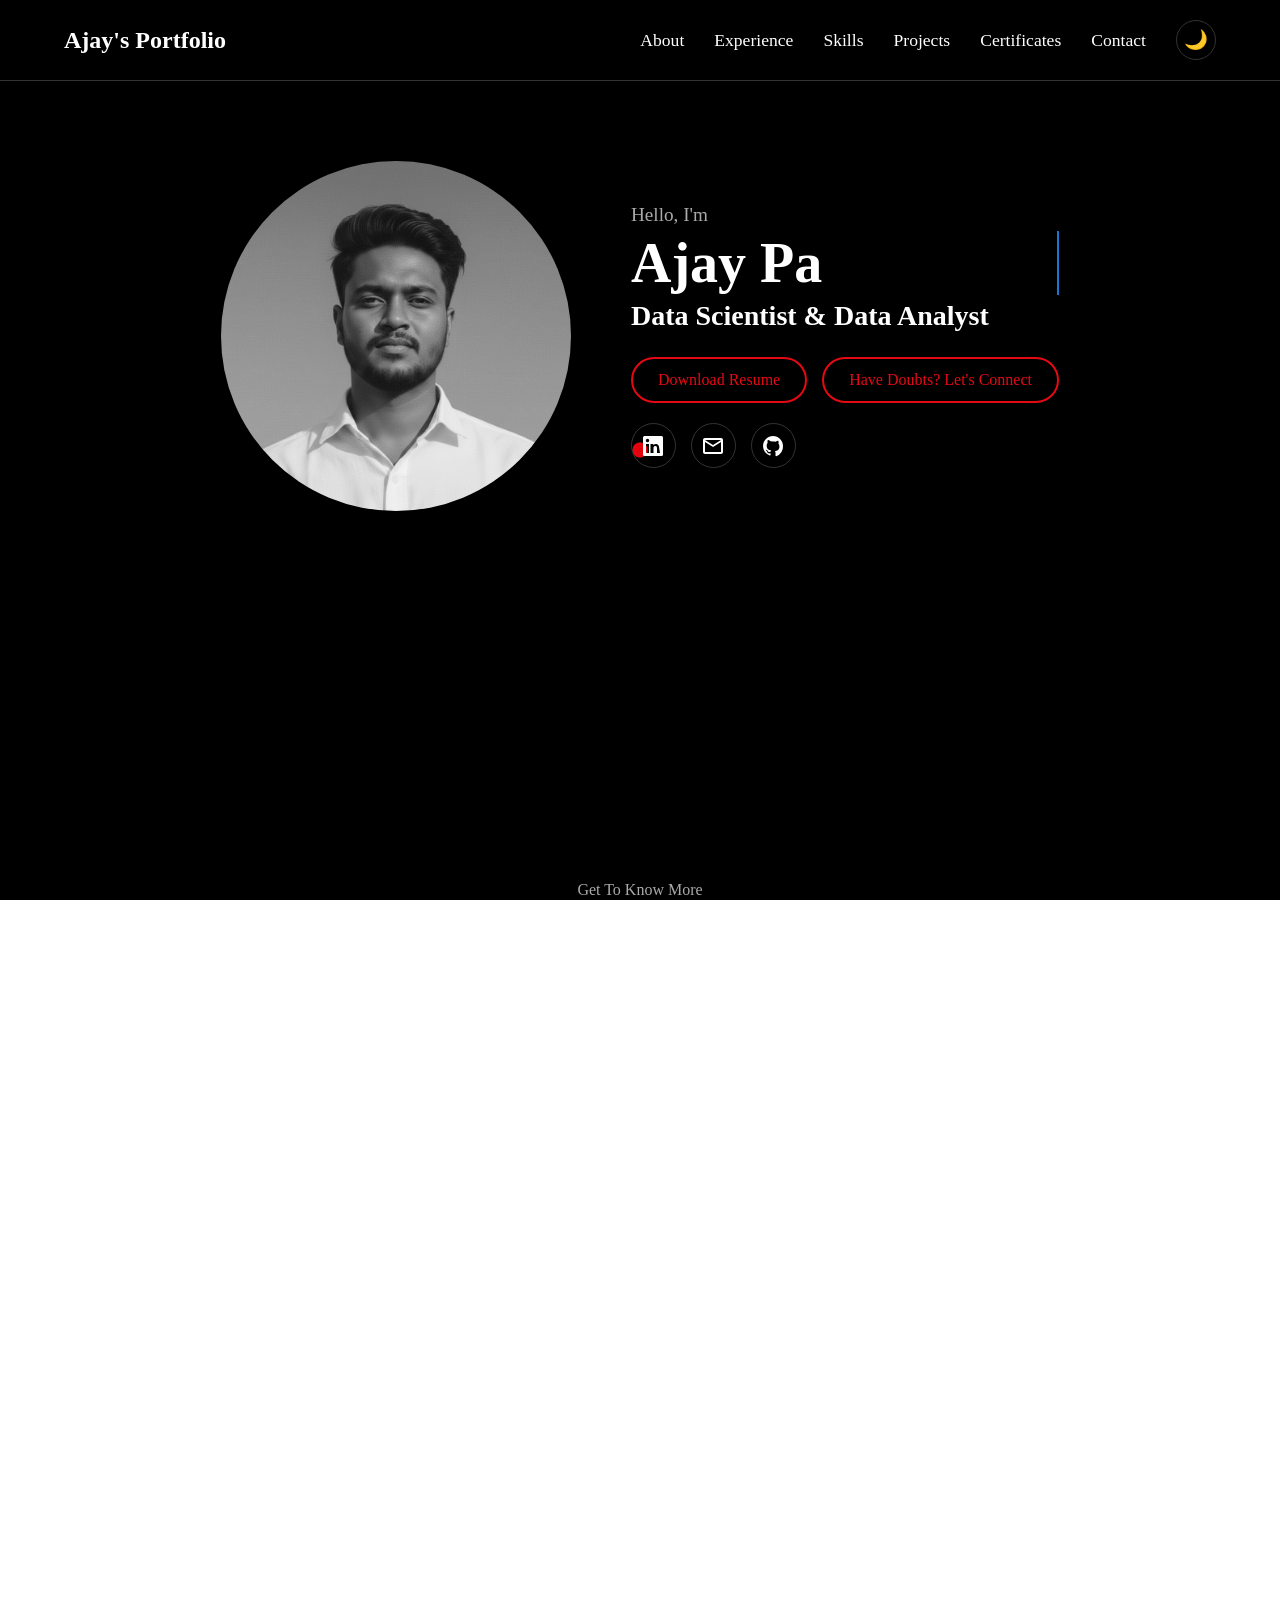
<file: index.html>
<!DOCTYPE html>
<html lang="en" data-theme="dark">

<head>
    <meta charset="UTF-8">
    <meta name="viewport" content="width=device-width, initial-scale=1.0">
    <title>Ajay Palanisamy's Portfolio</title>
    <link rel="icon" type="image/jpg" href="profile-photo...jpg">
    <link rel="preconnect" href="https://fonts.googleapis.com">
    <link rel="preconnect" href="https://fonts.gstatic.com" crossorigin>
    <link href="https://fonts.googleapis.com/css2?family=Poppins:wght@400;500;700&display=swap" rel="stylesheet">
    <link rel="stylesheet" href="style.css">
</head>

<body>
    <!-- Canvas for the background animation -->
    <canvas id="background-animation"></canvas>

    <header>
        <div class="container">
            <div class="logo">Ajay's Portfolio</div>
            <nav>
                <ul>
                    <li><a href="#about">About</a></li>
                    <li><a href="#experience">Experience</a></li>
                    <li><a href="#skills">Skills</a></li>
                    <li><a href="#projects">Projects</a></li>
                    <li><a href="#certificates">Certificates</a></li>
                    <li><a href="#contact">Contact</a></li>
                </ul>
                <!-- Theme Toggle Button -->
                <button id="theme-toggle-button" title="Toggle theme">
                    <span class="sun-icon">☀️</span>
                    <span class="moon-icon">🌙</span>
                </button>
            </nav>
        </div>
    </header>

    <main>
        <section id="hero">
            <div class="container hero-container">
                <div class="hero-image-wrapper">
                    <img src="profile-photo...jpg" alt="Ajay Palanisamy" class="hero-image">
                </div>
                <div class="hero-text">
                    <p class="intro-text">Hello, I'm</p>
                    <h1>Ajay Palanisamy</h1>
                    <h2>Data Scientist & Data Analyst</h2>
                    <div class="hero-buttons">
                        <a href="./Data analyst Resume.pdf" download class="btn btn-outline">Download Resume</a>
                        <a href="#contact" class="btn btn-dark">Have Doubts? Let's Connect</a>
                    </div>
                    <div class="social-icons">
                        <a href="https://www.linkedin.com/in/ajay-palanisamy-01930b375?utm_source=share&utm_campaign=share_via&utm_content=profile&utm_medium=android_app"
                            target="_blank" title="LinkedIn"><svg xmlns="http://www.w3.org/2000/svg" viewBox="0 0 24 24"
                                fill="currentColor">
                                <path
                                    d="M20.5 2h-17A1.5 1.5 0 002 3.5v17A1.5 1.5 0 003.5 22h17a1.5 1.5 0 001.5-1.5v-17A1.5 1.5 0 0020.5 2zM8 19H5v-9h3zM6.5 8.25A1.75 1.75 0 118.25 6.5 1.75 1.75 0 016.5 8.25zM19 19h-3v-4.74c0-1.42-.6-2.16-1.75-2.16S12.5 13 12.5 14.26V19h-3v-9h2.9v1.3a3.11 3.11 0 012.7-1.4c1.55 0 3.1 1.1 3.1 4.4z">
                                </path>
                            </svg></a>
                        <a href="mailto:ajaypalanisamy515@gmail.com" title="Email"><svg
                                xmlns="http://www.w3.org/2000/svg" viewBox="0 0 24 24" fill="currentColor">
                                <path
                                    d="M22 6c0-1.1-.9-2-2-2H4c-1.1 0-2 .9-2 2v12c0 1.1.9 2 2 2h16c1.1 0 2-.9 2-2V6zm-2 0l-8 5-8-5h16zm0 12H4V8l8 5 8-5v10z">
                                </path>
                            </svg></a>
                        <a href="https://github.com/Ajaypalanisamy" target="_blank" title="GitHub"><svg
                                xmlns="http://www.w3.org/2000/svg" width="24" height="24" viewBox="0 0 24 24">
                                <path fill-rule="evenodd" clip-rule="evenodd"
                                    d="M12.026 2c-5.509 0-9.974 4.465-9.974 9.974 0 4.406 2.857 8.145 6.821 9.465.499.09.679-.217.679-.481 0-.237-.008-.865-.011-1.696-2.775.602-3.361-1.343-3.361-1.343-.455-1.158-1.11-1.466-1.11-1.466-.908-.62.069-.608.069-.608 1.003.07 1.531 1.03 1.531 1.03.892 1.529 2.341 1.088 2.91.832.092-.647.35-1.088.635-1.338-2.22-.251-4.555-1.111-4.555-4.942 0-1.091.39-1.984 1.03-2.682-.103-.254-.447-1.271.098-2.645 0 0 .84-.269 2.75 1.025A9.547 9.547 0 0 1 12.026 7.5c.852 0 1.718.119 2.541.349 1.91-1.294 2.748-1.025 2.748-1.025.546 1.374.202 2.391.1 2.645.64.698 1.027 1.591 1.027 2.682 0 3.841-2.337 4.687-4.565 4.935.359.307.675.915.675 1.846 0 1.338-.012 2.419-.012 2.745 0 .266.18.574.688.478A9.978 9.978 0 0 0 22 11.974C22 6.465 17.535 2 12.026 2z">
                                </path>
                            </svg></a>
                    </div>
                </div>
            </div>
        </section>

        <section id="about" class="container">
            <p class="section-subtitle">Get To Know More</p>
            <h2 class="section-title animate-on-scroll" data-animation="slide-in-left">About Me</h2>
            <div class="about-card-dark">
                <div class="card-content">
                    <h3>Education</h3>
                    <p class="degree">BSc in Computer Science</p>
                    <p class="university">Govt. Arts College, Ariyalur | Bharathidasan University</p>
                    <span class="dates">2020 – 2023</span>
                </div>
            </div>
        </section>

        <section id="experience" class="container">
            <p class="section-subtitle">Explore My</p>
            <h2 class="section-title animate-on-scroll" data-animation="slide-in-left">Experience</h2>
            <div class="about-card-dark">
                <div class="card-content">
                    <h3>Internship</h3>
                    <p class="degree"><b>Data Science & Data Analyst</b></p><br>
                    <p class="university"><b>KGiSL MicroCollege</b> </p><br>
                    <p class="experience-description"><li>Data Analytics and Data Science professional skilled in SQL, Python, Excel, and Power BI, with hands-on experience in data cleaning, EDA, KPI analysis, and interactive dashboards. </li><br><li>Experienced in web scraping, machine learning, and foundational deep learning and NLP, delivering insight-driven solutions for real-world business problems.</li></p>
                    <span class="dates">2025 </span>
                </div>
            </div>
        </section>


        <section id="skills" class="container">
            <p class="section-subtitle">Explore My</p>
            <h2 class="section-title animate-on-scroll" data-animation="slide-in-left">Skills</h2>
            <div class="skills-grid">
                <div class="skill">Advanced Excel</div>
                <div class="skill">My SQL</div>
                <div class="skill">Tableau</div>
                <div class="skill">Power BI</div>
                <div class="skill">Python</div>
                <div class="skill">Statistics</div>
                <div class="skill">Data Analytics</div>
                <div class="skill">Data Visualization</div>
                <div class="skill">Data Science</div>
                <div class="skill">Machine Learning</div>
                <div class="skill">Deep Learning</div>
                <div class="skill">CNN</div>
                <div class="skill">Web Scraping</div>
                <div class="skill">Problem-Solving</div>
                <div class="skill">Analytical Thinking</div>
            </div>
        </section>

        <section id="projects" class="container">
            <p class="section-subtitle">Browse My Recent</p>
            <h2 class="section-title animate-on-scroll" data-animation="slide-in-left">Projects</h2>

            <div class="projects-enhanced-grid">
                <!-- Project 1 -->
                <div class="project-card-enhanced">
                    <a href="project-1.html" class="project-link">
                        <div class="project-image-container">
                            <img src="imgs/database_analytics_dashboard_sql_queries_charts.jpg"
                                alt="MySQL Database Analytics Dashboard" class="project-thumbnail">
                        </div>
                        <div class="project-info">
                            <h3>Advanced SQL - IMDB Dataset</h3>
                            <p class="project-description">Analyzed IMDB movie dataset using advanced MySQL techniques,
                                extracting business insights from 1000+ records through complex queries and
                                aggregations.</p>
                            <div class="project-tech">MySQL • Advanced SQL • Query Optimization</div>
                            <div class="project-outcomes">• Complex JOINs & Subqueries • Business Intelligence •
                                Performance Tuning</div>
                            <span class="btn-view">View Details</span>
                        </div>
                    </a>
                </div>

                <!-- Project 2 -->
                <div class="project-card-enhanced">
                    <a href="project-2.html" class="project-link">
                        <div class="project-image-container">
                            <img src="imgs/global_excel_salary_analysis_dashboards_charts.jpg"
                                alt="Global Salary Analysis Dashboard" class="project-thumbnail">
                        </div>
                        <div class="project-info">
                            <h3>Global Salary Survey Analysis</h3>
                            <p class="project-description">Comprehensive salary analysis using Excel and MySQL, creating
                                interactive dashboards and statistical models to understand compensation trends across
                                industries.</p>
                            <div class="project-tech">Excel • MySQL • Statistical Analysis • Dashboard Creation</div>
                            <div class="project-outcomes">• Interactive Dashboards • Trend Analysis • Predictive Models
                            </div>
                            <span class="btn-view">View Details</span>
                        </div>
                    </a>
                </div>

                <!-- Project 3 -->
                <div class="project-card-enhanced">
                    <a href="project-3.html" class="project-link">
                        <div class="project-image-container">
                            <img src="imgs/macroeconomic_analysis_dashboard_gdp_population_charts.jpg"
                                alt="GDP and Population Analysis Dashboard" class="project-thumbnail">
                        </div>
                        <div class="project-info">
                            <h3>Population & GDP Analysis</h3>
                            <p class="project-description">Economic analysis of global population and GDP data using
                                Power BI, creating interactive visualizations to identify economic growth patterns and
                                demographic insights.</p>
                            <div class="project-tech">Power BI • Excel • MySQL • Data Visualization</div>
                            <div class="project-outcomes">• Interactive Dashboards • Economic Indicators • Growth
                                Metrics</div>
                            <span class="btn-view">View Details</span>
                        </div>
                    </a>
                </div>

                <!-- Project 4 -->
                <div class="project-card-enhanced">
                    <a href="project-4.html" class="project-link">
                        <div class="project-image-container">
                            <img src="imgs/hr_analytics_dashboard_employee_attrition_metrics.jpg"
                                alt="Employee Attrition Analytics Dashboard" class="project-thumbnail">
                        </div>
                        <div class="project-info">
                            <h3>Employee Attrition Analysis</h3>
                            <p class="project-description">HR analytics project using Power BI to identify key factors
                                contributing to employee turnover and create actionable insights for retention
                                strategies.</p>
                            <div class="project-tech">Power BI • HR Analytics • Statistical Analysis • Predictive
                                Modeling</div>
                            <div class="project-outcomes">• Retention Strategies • Risk Identification • HR Metrics
                            </div>
                            <span class="btn-view">View Details</span>
                        </div>
                    </a>
                </div>

                <!-- Project 5 -->
                <div class="project-card-enhanced">
                    <a href="project-5.html" class="project-link">
                        <div class="project-image-container">
                            <img src="imgs/laptop_price_analysis_dashboard_data_visualization.jpg"
                                alt="Laptop Price Analysis Dashboard" class="project-thumbnail">
                        </div>
                        <div class="project-info">
                            <h3>Python Laptop Price Analysis</h3>
                            <p class="project-description">Machine learning project analyzing laptop pricing patterns
                                using Python, building predictive models and data visualizations to understand market
                                dynamics.</p>
                            <div class="project-tech">Python • Machine Learning • Data Visualization • Statistical
                                Modeling</div>
                            <div class="project-outcomes">• Price Prediction • Market Analysis • Feature Engineering
                            </div>
                            <span class="btn-view">View Details</span>
                        </div>
                    </a>
                </div>

                <!-- Project 6 -->
                <div class="project-card-enhanced">
                    <a href="project-6.html" class="project-link">
                        <div class="project-image-container">
                            <img src="imgs/machine_learning_algorithms_cheat_sheet_comparison_data_science_flowchart.jpg"
                                alt="Machine Learning Algorithms Comparison" class="project-thumbnail">
                        </div>
                        <div class="project-info">
                            <h3>Machine Learning Algorithms</h3>
                            <p class="project-description">Comprehensive comparison of various machine learning
                                algorithms, analyzing their performance, use cases, and implementation strategies for
                                different data types.</p>
                            <div class="project-tech">Python • Scikit-learn • Algorithm Analysis • Performance Metrics
                            </div>
                            <div class="project-outcomes">• Algorithm Selection • Performance Comparison • Best
                                Practices</div>
                            <span class="btn-view">View Details</span>
                        </div>
                    </a>
                </div>

                <!-- Project 7 -->
                <div class="project-card-enhanced">
                    <a href="project-7.html" class="project-link">
                        <div class="project-image-container">
                            <img src="imgs/autonomous_vehicle_road_sign_detection_recognition_ai_python_cnn.jpg"
                                alt="CNN Road Sign Detection System" class="project-thumbnail">
                        </div>
                        <div class="project-info">
                            <h3>CNN Road Sign Detection</h3>
                            <p class="project-description">Deep learning project implementing Convolutional Neural
                                Networks for autonomous vehicle road sign recognition and classification with real-time
                                processing.</p>
                            <div class="project-tech">Deep Learning • CNN • TensorFlow • Computer Vision</div>
                            <div class="project-outcomes">• Real-time Detection • Classification Accuracy • Model
                                Optimization</div>
                            <span class="btn-view">View Details</span>
                        </div>
                    </a>
                </div>

                <!-- Project 8 -->
                <div class="project-card-enhanced">
                    <a href="project-8.html" class="project-link">
                        <div class="project-image-container">
                            <img src="imgs/global_mobile_ecommerce_market_analysis_data_chart.jpg"
                                alt="E-Commerce Mobile Market Analysis" class="project-thumbnail">
                        </div>
                        <div class="project-info">
                            <h3>E-Commerce Mobile Analysis</h3>
                            <p class="project-description">Data science project analyzing mobile e-commerce trends,
                                customer behavior patterns, and market segmentation using advanced analytical
                                techniques.</p>
                            <div class="project-tech">Python • Data Science • Market Analysis • Customer Analytics</div>
                            <div class="project-outcomes">• Market Insights • Customer Segmentation • Trend Forecasting
                            </div>
                            <span class="btn-view">View Details</span>
                        </div>
                    </a>
                </div>

                <!-- Project 9 -->
                <div class="project-card-enhanced">
                    <a href="project-9.html" class="project-link">
                        <div class="project-image-container">
                            <img src="imgs/entertainment-media-analytics-kpi-dashboard.jpg"
                                alt="Entertainment Media Analytics Dashboard" class="project-thumbnail">
                        </div>
                        <div class="project-info">
                            <h3>Tableau Entertainment Analysis</h3>
                            <p class="project-description">Interactive entertainment industry analysis using Tableau,
                                creating comprehensive dashboards to track media performance, audience engagement, and
                                content trends.</p>
                            <div class="project-tech">Tableau • Data Visualization • Interactive Dashboards • KPI
                                Analysis</div>
                            <div class="project-outcomes">• Interactive Visuals • Performance Metrics • Industry
                                Insights</div>
                            <span class="btn-view">View Details</span>
                        </div>
                    </a>
                </div>

                <!-- Project 10 -->
                <div class="project-card-enhanced">
                    <a href="project-10.html" class="project-link">
                        <div class="project-image-container">
                            <img src="imgs/data_visualization_dashboard_business_analytics.jpg"
                                alt="Super Store Sales Analytics Dashboard" class="project-thumbnail">
                        </div>
                        <div class="project-info">
                            <h3>Excel Super Store Analysis</h3>
                            <p class="project-description">Advanced Excel analysis of retail sales data, creating
                                dynamic dashboards and performing financial analysis to optimize business operations and
                                sales strategies.</p>
                            <div class="project-tech">Advanced Excel • Pivot Tables • Financial Analysis • Dashboard
                                Creation</div>
                            <div class="project-outcomes">• Sales Optimization • Financial Metrics • Business
                                Intelligence</div>
                            <span class="btn-view">View Details</span>
                        </div>
                    </a>
                </div>
                <!--  -->
                <!-- Project 11 -->
                <div class="project-card-enhanced">
                    <a href="project-11.html" class="project-link">
                        <div class="project-image-container">
                            <img src="./imgs/IT-Layoff Analysis.png"
                                alt="IT Layoffs Analysis Power BI Dashboard" class="project-thumbnail">
                        </div>
                        <div class="project-info">
                            <h3>IT Layoffs Analysis (2019–2024)</h3>
                            <p class="project-description">Analyzed global IT layoff trends using Excel, SQL, and Power
                                BI to identify patterns by year, company, and industry, helping understand workforce
                                impact and market trends.</p>
                            <div class="project-tech">Data Cleaning • Data Analysis • SQL Queries • Excel • Power BI</div>
                            <div class="project-outcomes">• Interactive Dashboards  • Trend Analysis • Data Visualization • Business Insights</div>
                            <span class="btn-view">View Details</span>
                        </div>
                    </a>
                </div>
                <!--  -->
            </div>
        </section>

        <section id="certificates" class="container">
            <p class="section-subtitle">My</p>
            <h2 class="section-title animate-on-scroll" data-animation="slide-in-left">Awards & Certificates</h2>
            <div class="certificates-grid">
                <div class="certificate-card">
                    <a href="./KGISL  Data Science & Analyst certificate.pdf" target="_blank"><img
                            src="./Certificate Data Analyst.png" alt="Data Visualization in Excel Certificate"></a>
                    <h3>Data Analyst & Data Scientist</h3>
                    <p>KGiSL MicroCollege , Coimbatore </p>
                </div>
                <!--  -->
                <div class="certificate-card">
                    <a href="certificate-excel.jpg" target="_blank"><img src="certificate-excel.jpg"
                            alt="Data Visualization in Excel Certificate"></a>
                    <h3>Data Visualization in Excel</h3>
                    <p>via Coursera</p>
                </div>
                <!--  -->
            </div>
            <div class="certificates-grid">
                <div class="certificate-card">
                    <a href="certificate-powerbi.jpg" target="_blank"><img src="certificate-powerbi.jpg"
                            alt="Power BI Prep Certificate"></a>
                    <h3>Power BI Data Analyst Prep</h3>
                    <p>via Coursera</p>
                </div>

                <div class="certificate-card">
                    <a href="certificate - python.png" target="_blank"><img src="certificate - python.png"
                            alt=" Python for Data Science, AI & Development Certificate"></a>
                    <h3>Python for Data Science, AI & Development certificate</h3>
                    <p>via Coursera</p>
                </div>
            </div>
        </section>

        <section id="contact" class="container">
            <p class="section-subtitle">Get in Touch</p>
            <h2 class="section-title animate-on-scroll" data-animation="slide-in-left">Contact Me</h2>
            <div class="contact-container">
                <div class="contact-left">
                    <h3>Let's Connect</h3>
                    <p>I'm a data analyst passionate about solving problems and helping others grow. Whether you need
                        help with data insights, resume reviews, or optimizing your LinkedIn profile, feel free to reach
                        out. I'm also open to exploring new opportunities.</p>
                    <div class="contact-social-icons">
                        <a href="https://www.linkedin.com/in/ajay-palanisamy-01930b375?utm_source=share&utm_campaign=share_via&utm_content=profile&utm_medium=android_app"
                            target="_blank"><svg xmlns="http://www.w3.org/2000/svg" width="24" height="24"
                                viewBox="0 0 24 24">
                                <path
                                    d="M20 3H4a1 1 0 0 0-1 1v16a1 1 0 0 0 1 1h16a1 1 0 0 0 1-1V4a1 1 0 0 0-1-1zM8.339 18.337H5.667v-8.59h2.672v8.59zM7.003 8.574a1.548 1.548 0 1 1 0-3.096 1.548 1.548 0 0 1 0 3.096zm11.335 9.763h-2.669V14.16c0-.996-.017-2.277-1.388-2.277-1.39 0-1.601 1.086-1.601 2.206v4.248h-2.667v-8.59h2.56v1.174h.037c.356-.675 1.227-1.387 2.526-1.387 2.703 0 3.203 1.778 3.203 4.092v4.71z">
                                </path>
                            </svg></a>
                        <a href="mailto:ajaypalanisamy515@gmail.com"><svg xmlns="http://www.w3.org/2000/svg" width="24"
                                height="24" viewBox="0 0 24 24">
                                <path
                                    d="M20 4H4a2 2 0 0 0-2 2v12a2 2 0 0 0 2 2h16a2 2 0 0 0 2-2V6a2 2 0 0 0-2-2zm0 4.7-8 5.334L4 8.7V6.297l8 5.333 8-5.333V8.7z">
                                </path>
                            </svg></a>
                        <a href="https://github.com/Ajaypalanisamy" target="_blank"><svg
                                xmlns="http://www.w3.org/2000/svg" width="24" height="24" viewBox="0 0 24 24">
                                <path fill-rule="evenodd" clip-rule="evenodd"
                                    d="M12.026 2c-5.509 0-9.974 4.465-9.974 9.974 0 4.406 2.857 8.145 6.821 9.465.499.09.679-.217.679-.481 0-.237-.008-.865-.011-1.696-2.775.602-3.361-1.343-3.361-1.343-.455-1.158-1.11-1.466-1.11-1.466-.908-.62.069-.608.069-.608 1.003.07 1.531 1.03 1.531 1.03.892 1.529 2.341 1.088 2.91.832.092-.647.35-1.088.635-1.338-2.22-.251-4.555-1.111-4.555-4.942 0-1.091.39-1.984 1.03-2.682-.103-.254-.447-1.271.098-2.645 0 0 .84-.269 2.75 1.025A9.547 9.547 0 0 1 12.026 7.5c.852 0 1.718.119 2.541.349 1.91-1.294 2.748-1.025 2.748-1.025.546 1.374.202 2.391.1 2.645.64.698 1.027 1.591 1.027 2.682 0 3.841-2.337 4.687-4.565 4.935.359.307.675.915.675 1.846 0 1.338-.012 2.419-.012 2.745 0 .266.18.574.688.478A9.978 9.978 0 0 0 22 11.974C22 6.465 17.535 2 12.026 2z">
                                </path>
                            </svg></a>
                    </div>
                </div>
                <div class="contact-right">
                    <form action="#">
                        <input type="text" name="name" placeholder="Enter Your Name" required class="animate-on-scroll"
                            data-animation="slide-in-down" data-delay="0.1s">
                        <input type="email" name="email" placeholder="Enter Your Mail Id" required
                            class="animate-on-scroll" data-animation="slide-in-down" data-delay="0.2s">
                        <input type="text" name="subject" placeholder="Enter Subject Of The Mail" required
                            class="animate-on-scroll" data-animation="slide-in-down" data-delay="0.3s">
                        <textarea name="message" rows="6" placeholder="Enter Your Message Here" required
                            class="animate-on-scroll" data-animation="slide-in-up" data-delay="0.4s"></textarea>
                        <button type="submit" class="btn-submit animate-on-scroll" data-animation="slide-in-up"
                            data-delay="0.5s">SUBMIT <svg xmlns="http://www.w3.org/2000/svg" width="24" height="24"
                                viewBox="0 0 24 24">
                                <path
                                    d="m21.426 11.095-17-8A1 1 0 0 0 3.001 4.058l.001 6.944 6.095 1.016-6.095 1.016.001 6.944a1 1 0 0 0 1.424.962l17-8a1 1 0 0 0 0-1.87z">
                                </path>
                            </svg></button>
                    </form>
                </div>
            </div>
        </section>
    </main>
    <footer>
        <div class="footer-container">
            <!-- IMPORTANT: Paste your actual Google Form link here -->
            <a href="https://docs.google.com/forms/d/e/1FAIpQLSekyFvPb7hav4PO4nzK0-oWm0eOXWW77c40APxH3NdKrSWhrg/viewform?usp=header"
                target="_blank" class="btn-custom-portfolio">Get Your Custom Portfolio Website</a>
            <p>Developed by
                <!-- UPDATED LINK -->
                <a href="https://navani25.github.io/Navaneethan-Portfolio/" target="_blank"
                    title="Visit the developer's website">
                    <span>Navaneethan R</span>
                </a>
            </p>
        </div>
    </footer>

    <a href="#" id="scrollTopBtn" title="Go to top">
        <svg xmlns="http://www.w3.org/2000/svg" width="24" height="24" viewBox="0 0 24 24">
            <path d="m6.293 11.293 1.414 1.414L12 8.414l4.293 4.293 1.414-1.414L12 5.586z"></path>
            <path d="m6.293 17.293 1.414 1.414L12 14.414l4.293 4.293 1.414-1.414L12 11.586z"></path>
        </svg>
    </a>

    <script src="script.js"></script>
    <script src="snake-animation.js"></script>
</body>

</html>
</file>
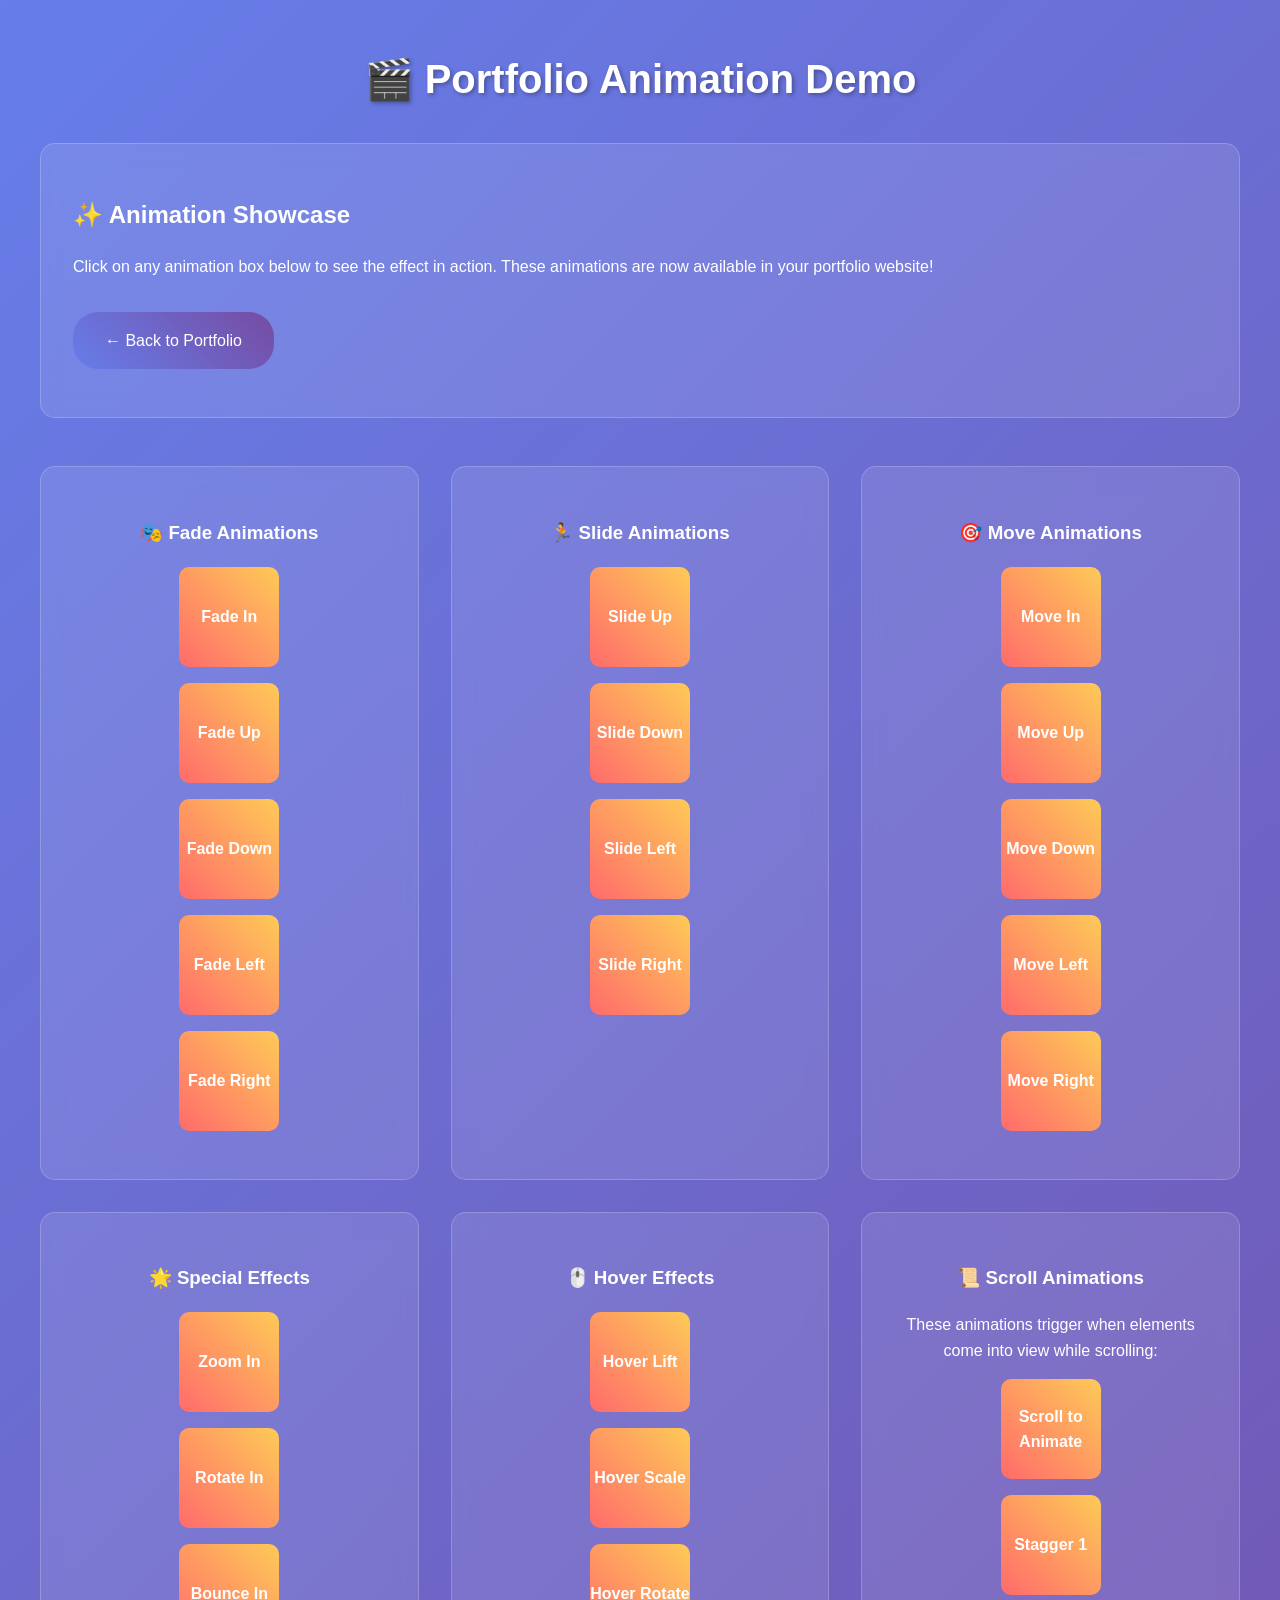
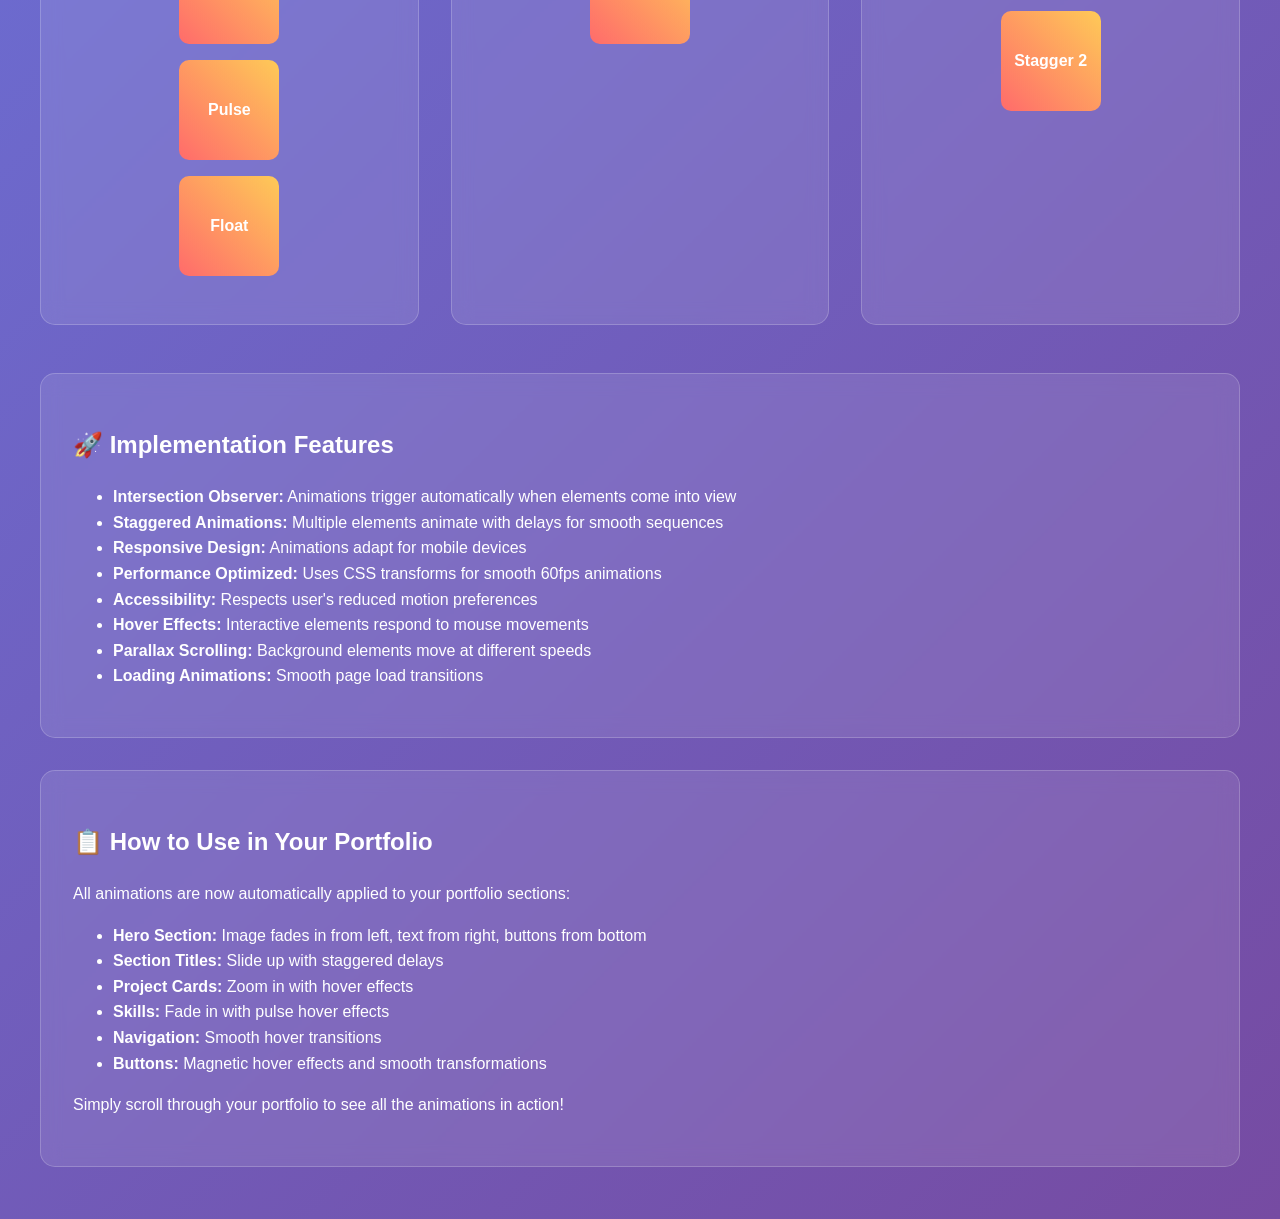
<file: animation-demo.html>
<!DOCTYPE html>
<html lang="en">
<head>
    <meta charset="UTF-8">
    <meta name="viewport" content="width=device-width, initial-scale=1.0">
    <title>Animation Demo - Portfolio Animations</title>
    <style>
        body {
            font-family: 'Arial', sans-serif;
            margin: 0;
            padding: 20px;
            background: linear-gradient(135deg, #667eea 0%, #764ba2 100%);
            color: white;
            line-height: 1.6;
        }

        .container {
            max-width: 1200px;
            margin: 0 auto;
        }

        h1 {
            text-align: center;
            font-size: 2.5rem;
            margin-bottom: 2rem;
            text-shadow: 2px 2px 4px rgba(0,0,0,0.3);
        }

        .animation-grid {
            display: grid;
            grid-template-columns: repeat(auto-fit, minmax(300px, 1fr));
            gap: 2rem;
            margin: 3rem 0;
        }

        .animation-card {
            background: rgba(255, 255, 255, 0.1);
            backdrop-filter: blur(10px);
            border: 1px solid rgba(255, 255, 255, 0.2);
            border-radius: 15px;
            padding: 2rem;
            text-align: center;
            transition: all 0.3s ease;
        }

        .animation-card:hover {
            transform: translateY(-10px);
            box-shadow: 0 15px 30px rgba(0,0,0,0.2);
        }

        .demo-box {
            width: 100px;
            height: 100px;
            background: linear-gradient(45deg, #ff6b6b, #feca57);
            margin: 1rem auto;
            border-radius: 10px;
            display: flex;
            align-items: center;
            justify-content: center;
            font-weight: bold;
            cursor: pointer;
            transition: all 0.3s ease;
        }

        .demo-box:hover {
            transform: scale(1.1);
        }

        .instructions {
            background: rgba(255, 255, 255, 0.1);
            backdrop-filter: blur(10px);
            border: 1px solid rgba(255, 255, 255, 0.2);
            border-radius: 15px;
            padding: 2rem;
            margin: 2rem 0;
        }

        .back-btn {
            display: inline-block;
            background: linear-gradient(45deg, #667eea, #764ba2);
            color: white;
            padding: 1rem 2rem;
            text-decoration: none;
            border-radius: 25px;
            margin: 1rem 0;
            transition: all 0.3s ease;
            border: none;
            cursor: pointer;
            font-size: 1rem;
        }

        .back-btn:hover {
            transform: translateY(-3px);
            box-shadow: 0 5px 15px rgba(0,0,0,0.3);
        }

        /* Import animations from the main CSS */
        @import url('style.css');
    </style>
</head>
<body>
    <div class="container">
        <h1>🎬 Portfolio Animation Demo</h1>
        
        <div class="instructions">
            <h2>✨ Animation Showcase</h2>
            <p>Click on any animation box below to see the effect in action. These animations are now available in your portfolio website!</p>
            <a href="index.html" class="back-btn">← Back to Portfolio</a>
        </div>

        <div class="animation-grid">
            <!-- Fade Animations -->
            <div class="animation-card">
                <h3>🎭 Fade Animations</h3>
                <div class="demo-box fade-in" onclick="triggerAnimation(this, 'fade-in')">Fade In</div>
                <div class="demo-box fade-in-up" onclick="triggerAnimation(this, 'fade-in-up')">Fade Up</div>
                <div class="demo-box fade-in-down" onclick="triggerAnimation(this, 'fade-in-down')">Fade Down</div>
                <div class="demo-box fade-in-left" onclick="triggerAnimation(this, 'fade-in-left')">Fade Left</div>
                <div class="demo-box fade-in-right" onclick="triggerAnimation(this, 'fade-in-right')">Fade Right</div>
            </div>

            <!-- Slide Animations -->
            <div class="animation-card">
                <h3>🏃 Slide Animations</h3>
                <div class="demo-box slide-in-up" onclick="triggerAnimation(this, 'slide-in-up')">Slide Up</div>
                <div class="demo-box slide-in-down" onclick="triggerAnimation(this, 'slide-in-down')">Slide Down</div>
                <div class="demo-box slide-in-left" onclick="triggerAnimation(this, 'slide-in-left')">Slide Left</div>
                <div class="demo-box slide-in-right" onclick="triggerAnimation(this, 'slide-in-right')">Slide Right</div>
            </div>

            <!-- Move Animations -->
            <div class="animation-card">
                <h3>🎯 Move Animations</h3>
                <div class="demo-box move-in" onclick="triggerAnimation(this, 'move-in')">Move In</div>
                <div class="demo-box move-up" onclick="triggerAnimation(this, 'move-up')">Move Up</div>
                <div class="demo-box move-down" onclick="triggerAnimation(this, 'move-down')">Move Down</div>
                <div class="demo-box move-left" onclick="triggerAnimation(this, 'move-left')">Move Left</div>
                <div class="demo-box move-right" onclick="triggerAnimation(this, 'move-right')">Move Right</div>
            </div>

            <!-- Special Effects -->
            <div class="animation-card">
                <h3>🌟 Special Effects</h3>
                <div class="demo-box zoom-in" onclick="triggerAnimation(this, 'zoom-in')">Zoom In</div>
                <div class="demo-box rotate-in" onclick="triggerAnimation(this, 'rotate-in')">Rotate In</div>
                <div class="demo-box bounce-in" onclick="triggerAnimation(this, 'bounce-in')">Bounce In</div>
                <div class="demo-box pulse" onclick="triggerAnimation(this, 'pulse')">Pulse</div>
                <div class="demo-box float" onclick="triggerAnimation(this, 'float')">Float</div>
            </div>

            <!-- Hover Effects -->
            <div class="animation-card">
                <h3>🖱️ Hover Effects</h3>
                <div class="demo-box hover-lift" onclick="toggleHover(this)">Hover Lift</div>
                <div class="demo-box hover-scale" onclick="toggleHover(this)">Hover Scale</div>
                <div class="demo-box hover-rotate" onclick="toggleHover(this)">Hover Rotate</div>
            </div>

            <!-- Scroll Animations -->
            <div class="animation-card">
                <h3>📜 Scroll Animations</h3>
                <p>These animations trigger when elements come into view while scrolling:</p>
                <div class="demo-box animate-on-scroll" data-animation="fade-in-up">Scroll to Animate</div>
                <div class="demo-box animate-on-scroll" data-animation="zoom-in" style="animation-delay: 0.2s;">Stagger 1</div>
                <div class="demo-box animate-on-scroll" data-animation="bounce-in" style="animation-delay: 0.4s;">Stagger 2</div>
            </div>
        </div>

        <div class="instructions">
            <h2>🚀 Implementation Features</h2>
            <ul>
                <li><strong>Intersection Observer:</strong> Animations trigger automatically when elements come into view</li>
                <li><strong>Staggered Animations:</strong> Multiple elements animate with delays for smooth sequences</li>
                <li><strong>Responsive Design:</strong> Animations adapt for mobile devices</li>
                <li><strong>Performance Optimized:</strong> Uses CSS transforms for smooth 60fps animations</li>
                <li><strong>Accessibility:</strong> Respects user's reduced motion preferences</li>
                <li><strong>Hover Effects:</strong> Interactive elements respond to mouse movements</li>
                <li><strong>Parallax Scrolling:</strong> Background elements move at different speeds</li>
                <li><strong>Loading Animations:</strong> Smooth page load transitions</li>
            </ul>
        </div>

        <div class="instructions">
            <h2>📋 How to Use in Your Portfolio</h2>
            <p>All animations are now automatically applied to your portfolio sections:</p>
            <ul>
                <li><strong>Hero Section:</strong> Image fades in from left, text from right, buttons from bottom</li>
                <li><strong>Section Titles:</strong> Slide up with staggered delays</li>
                <li><strong>Project Cards:</strong> Zoom in with hover effects</li>
                <li><strong>Skills:</strong> Fade in with pulse hover effects</li>
                <li><strong>Navigation:</strong> Smooth hover transitions</li>
                <li><strong>Buttons:</strong> Magnetic hover effects and smooth transformations</li>
            </ul>
            <p>Simply scroll through your portfolio to see all the animations in action!</p>
        </div>
    </div>

    <script>
        function triggerAnimation(element, animationClass) {
            element.style.animation = 'none';
            element.offsetHeight; // Trigger reflow
            element.style.animation = null;
            element.classList.add(animationClass);
            
            setTimeout(() => {
                element.classList.remove(animationClass);
            }, 1000);
        }

        function toggleHover(element) {
            if (element.classList.contains('hover-lift')) {
                element.style.transform = 'translateY(-5px)';
            } else if (element.classList.contains('hover-scale')) {
                element.style.transform = 'scale(1.05)';
            } else if (element.classList.contains('hover-rotate')) {
                element.style.transform = 'rotate(5deg)';
            }
            
            setTimeout(() => {
                element.style.transform = '';
            }, 500);
        }

        // Intersection Observer for scroll animations
        const observer = new IntersectionObserver(function(entries) {
            entries.forEach(entry => {
                if (entry.isIntersecting) {
                    const animationType = entry.target.getAttribute('data-animation');
                    if (animationType) {
                        entry.target.classList.add(animationType);
                        entry.target.classList.add('animate');
                    }
                }
            });
        }, { threshold: 0.1 });

        document.querySelectorAll('.animate-on-scroll').forEach(el => {
            observer.observe(el);
        });
    </script>
</body>
</html>
</file>
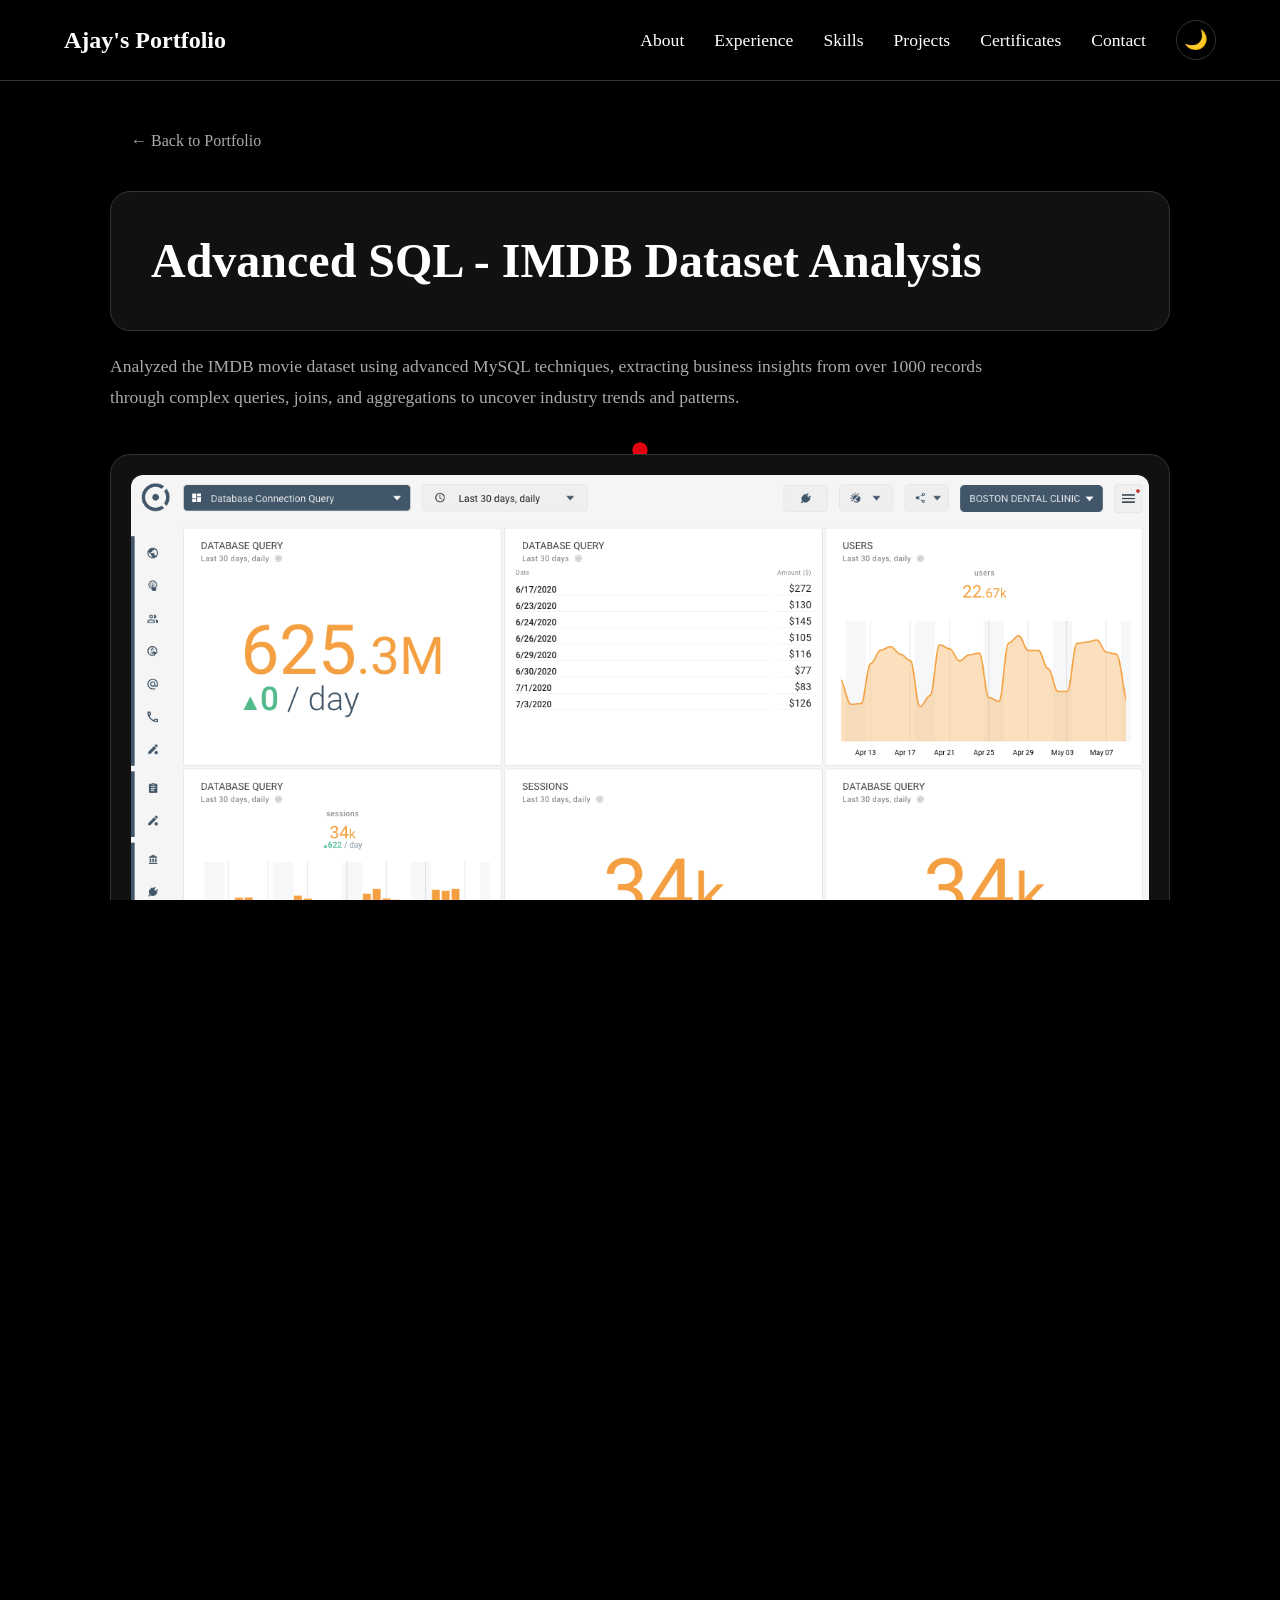
<file: project-1.html>
<!DOCTYPE html>
<html lang="en" data-theme="dark">
<head>
    <meta charset="UTF-8">
    <meta name="viewport" content="width=device-width, initial-scale=1.0">
    <title>Project: Advanced SQL - IMDB Dataset Analysis</title>
    <link rel="icon" type="image/jpg" href="profile-photo.jpg">
    <link rel="preconnect" href="https://fonts.googleapis.com">
    <link rel="preconnect" href="https://fonts.gstatic.com" crossorigin>
    <link href="https://fonts.googleapis.com/css2?family=Poppins:wght@400;500;700&display=swap" rel="stylesheet">
    <link rel="stylesheet" href="style.css">
</head>
<body class="project-detail-page">
    <canvas id="background-animation"></canvas>

    <header>
        <div class="container">
            <div class="logo">Ajay's Portfolio</div>
            <nav>
                <ul>
                    <li><a href="index.html#about">About</a></li>
                    <li><a href="index.html#experience">Experience</a></li>
                    <li><a href="index.html#skills">Skills</a></li>
                    <li><a href="index.html#projects">Projects</a></li>
                    <li><a href="index.html#certificates">Certificates</a></li>
                    <li><a href="index.html#contact">Contact</a></li>
                </ul>
                <button id="theme-toggle-button" title="Toggle theme">
                    <span class="sun-icon">☀️</span>
                    <span class="moon-icon">🌙</span>
                </button>
            </nav>
        </div>
    </header>

    <div class="project-page-container">
        <!-- Back Button Added Here -->
        <div class="project-page-top-bar">
            <a href="index.html#projects" class="back-link">&larr; Back to Portfolio</a>
        </div>

        <div class="project-page-header">
            <h1>Advanced SQL - IMDB Dataset Analysis</h1>
        </div>
        
        <p class="project-page-summary">
            Analyzed the IMDB movie dataset using advanced MySQL techniques, extracting business insights from over 1000 records through complex queries, joins, and aggregations to uncover industry trends and patterns.
        </p>
        
        <div class="project-image-section">
            <img src="imgs/database_analytics_dashboard_sql_queries_charts.jpg" alt="MySQL Database Analytics Dashboard" class="project-feature-image">
        </div>
        
        <div class="project-page-details">
            <div class="project-tech-stack">
                <h3><span class="heading-icon">⚙️</span>Technologies Used</h3>
                <div class="tech-tag-container">
                    <span class="tech-tag">MySQL</span>
                    <span class="tech-tag">Advanced SQL</span>
                    <span class="tech-tag">Data Analysis</span>
                    <span class="tech-tag">Query Optimization</span>
                    <span class="tech-tag">Database Management</span>
                </div>
            </div>

            <div class="project-section">
                <h2><span class="heading-icon">🎯</span>Key Outcomes</h2>
                <ul>
                    <li>Analyzed a simplified IMDb database using Joins, Aggregation, Filtering, and Grouping.</li>
                    <li>Extracted insights: top movies by rating, top production companies by votes, genre-wise counts, and average duration per genre.</li>
                    <li>Handled data cleaning (NULLs & duplicates) and managed complex multi-table joins.</li>
                    <li>Strengthened advanced SQL skills through real-world dataset analysis.</li>
                </ul>
            </div>
            
            <div class="project-actions">
                <a href="https://github.com/Ajaypalanisamy/IMDB-DATA-SET" target="_blank" class="btn-github">
                    <svg xmlns="http://www.w3.org/2000/svg" viewBox="0 0 24 24"><path fill-rule="evenodd" clip-rule="evenodd" d="M12.026 2c-5.509 0-9.974 4.465-9.974 9.974 0 4.406 2.857 8.145 6.821 9.465.499.09.679-.217.679-.481 0-.237-.008-.865-.011-1.696-2.775.602-3.361-1.343-3.361-1.343-.455-1.158-1.11-1.466-1.11-1.466-.908-.62.069-.608.069-.608 1.003.07 1.531 1.03 1.531 1.03.892 1.529 2.341 1.088 2.91.832.092-.647.35-1.088.635-1.338-2.22-.251-4.555-1.111-4.555-4.942 0-1.091.39-1.984 1.03-2.682-.103-.254-.447-1.271.098-2.645 0 0 .84-.269 2.75 1.025A9.547 9.547 0 0 1 12.026 7.5c.852 0 1.718.119 2.541.349 1.91-1.294 2.748-1.025 2.748-1.025.546 1.374.202 2.391.1 2.645.64.698 1.027 1.591 1.027 2.682 0 3.841-2.337 4.687-4.565 4.935.359.307.675.915.675 1.846 0 1.338-.012 2.419-.012 2.745 0 .266.18.574.688.478A9.978 9.978 0 0 0 22 11.974C22 6.465 17.535 2 12.026 2z"></path></svg>
                    View on GitHub
                </a>
            </div>
        </div>
    </div>
    <script src="script.js"></script>
    <script src="snake-animation.js"></script>
</body>
</html>
</file>
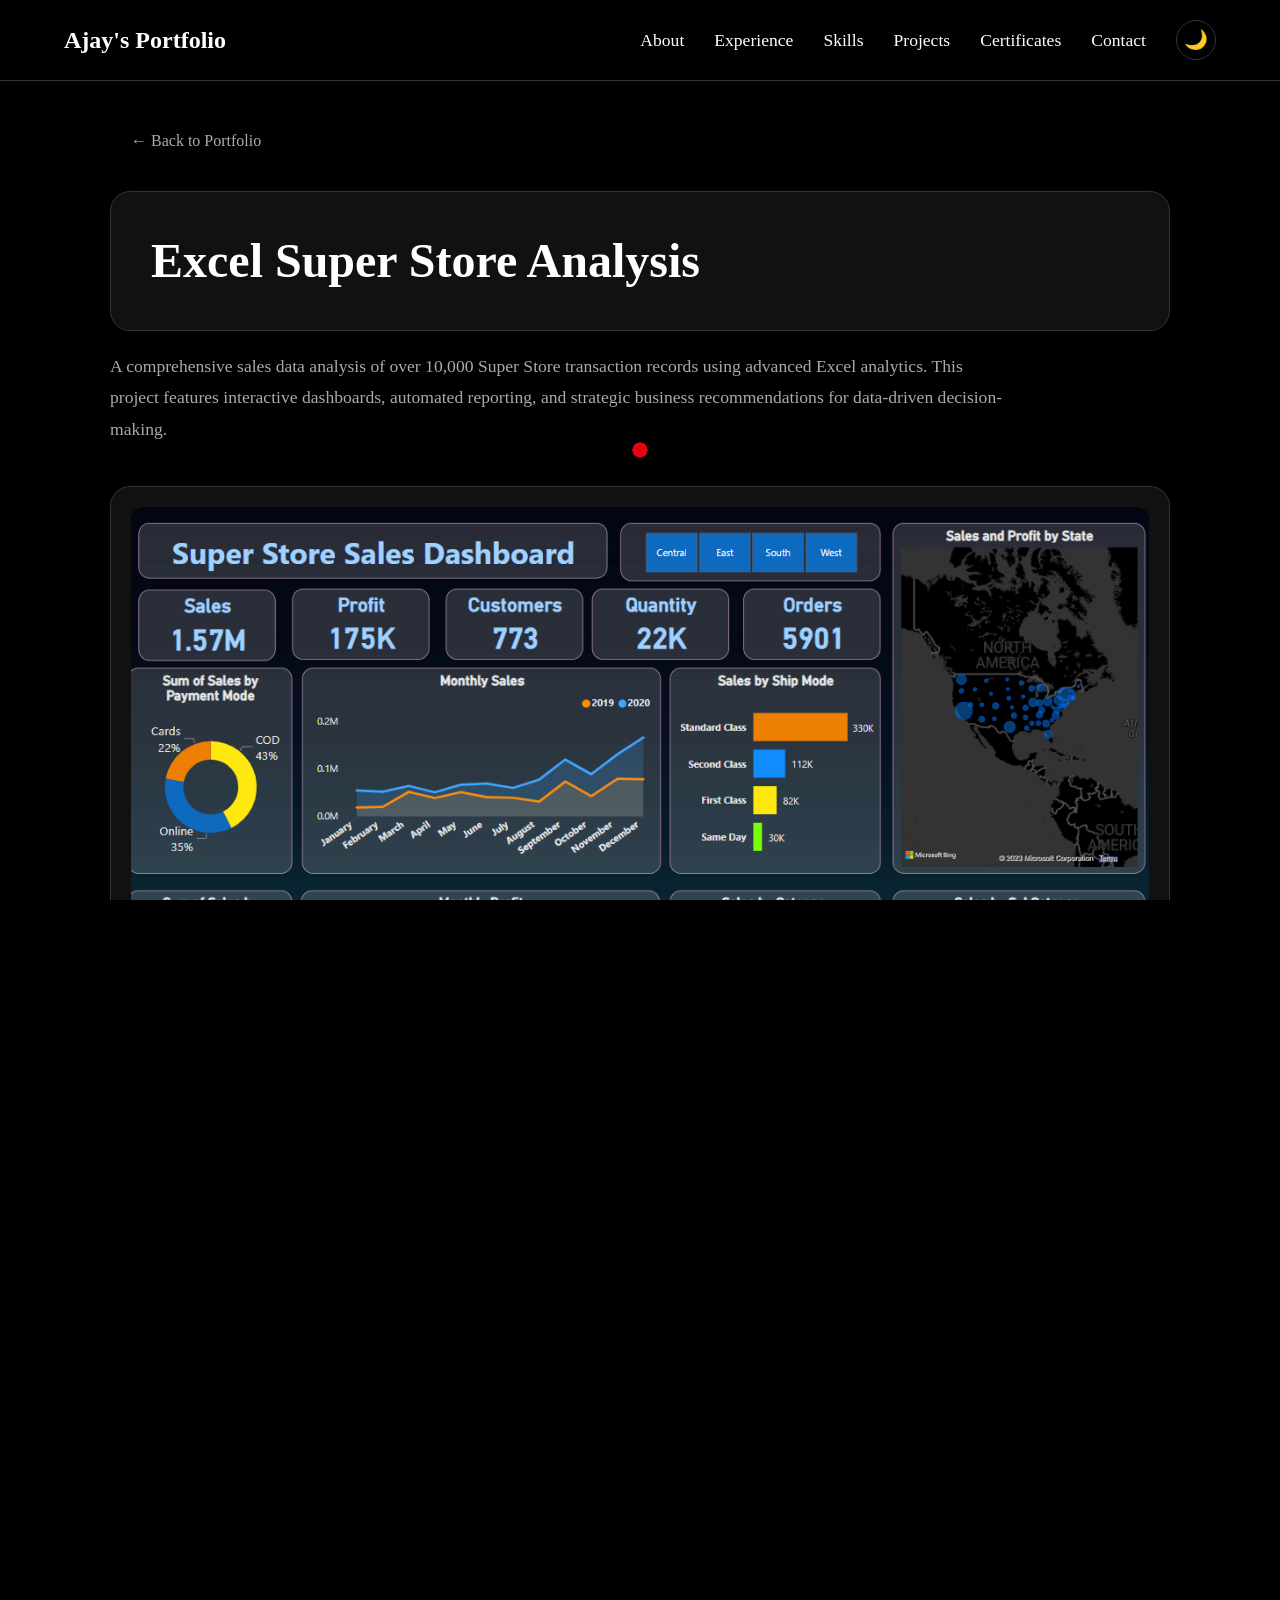
<file: project-10.html>
<!DOCTYPE html>
<html lang="en" data-theme="dark">
<head>
    <meta charset="UTF-8">
    <meta name="viewport" content="width=device-width, initial-scale=1.0">
    <title>Project: Excel Super Store Analysis</title>
    <link rel="icon" type="image/jpg" href="profile-photo.jpg">
    <link rel="preconnect" href="https://fonts.googleapis.com">
    <link rel="preconnect" href="https://fonts.gstatic.com" crossorigin>
    <link href="https://fonts.googleapis.com/css2?family=Poppins:wght@400;500;700&display=swap" rel="stylesheet">
    <link rel="stylesheet" href="style.css">
</head>
<body class="project-detail-page">
    <canvas id="background-animation"></canvas>

    <header>
        <div class="container">
            <div class="logo">Ajay's Portfolio</div>
            <nav>
                <ul>
                    <li><a href="index.html#about">About</a></li>
                    <li><a href="index.html#experience">Experience</a></li>
                    <li><a href="index.html#skills">Skills</a></li>
                    <li><a href="index.html#projects">Projects</a></li>
                    <li><a href="index.html#certificates">Certificates</a></li>
                    <li><a href="index.html#contact">Contact</a></li>
                </ul>
                <button id="theme-toggle-button" title="Toggle theme">
                    <span class="sun-icon">☀️</span>
                    <span class="moon-icon">🌙</span>
                </button>
            </nav>
        </div>
    </header>

    <div class="project-page-container">
        <!-- Back Button Added Here -->
        <div class="project-page-top-bar">
            <a href="index.html#projects" class="back-link">&larr; Back to Portfolio</a>
        </div>

        <div class="project-page-header">
            <h1>Excel Super Store Analysis</h1>
        </div>
        
        <p class="project-page-summary">
            A comprehensive sales data analysis of over 10,000 Super Store transaction records using advanced Excel analytics. This project features interactive dashboards, automated reporting, and strategic business recommendations for data-driven decision-making.
        </p>
        
        <div class="project-image-section">
            <img src="imgs/retail-sales-analytics-super-store-dashboard-performance-charts.jpg" alt="Super Store Analytics Dashboard" class="project-feature-image">
        </div>
        
        <div class="project-page-details">
            <div class="project-tech-stack">
                <h3><span class="heading-icon">⚙️</span>Technologies Used</h3>
                <div class="tech-tag-container">
                    <span class="tech-tag">Advanced Excel</span>
                    <span class="tech-tag">Pivot Tables & Charts</span>
                    <span class="tech-tag">VBA Macros</span>
                    <span class="tech-tag">What-If Analysis</span>
                    <span class="tech-tag">Interactive Dashboards</span>
                    <span class="tech-tag">Power Query</span>
                </div>
            </div>

            <div class="project-section">
                <h2><span class="heading-icon">🎯</span>Key Outcomes</h2>
                <ul>
                    <li>Reduced report generation time by 75% through VBA automation.</li>
                    <li>Identified Technology products as the top-performing category.</li>
                    <li>Optimized shipping strategies by confirming Standard Class as the most efficient.</li>
                    <li>Discovered key seasonal sales patterns peaking in November-December.</li>
                </ul>
            </div>
            
            <div class="project-actions">
                <a href="https://github.com/Ajaypalanisamy/SUPER-DATA-SET" target="_blank" class="btn-github">
                    <svg xmlns="http://www.w3.org/2000/svg" viewBox="0 0 24 24"><path fill-rule="evenodd" clip-rule="evenodd" d="M12.026 2c-5.509 0-9.974 4.465-9.974 9.974 0 4.406 2.857 8.145 6.821 9.465.499.09.679-.217.679-.481 0-.237-.008-.865-.011-1.696-2.775.602-3.361-1.343-3.361-1.343-.455-1.158-1.11-1.466-1.11-1.466-.908-.62.069-.608.069-.608 1.003.07 1.531 1.03 1.531 1.03.892 1.529 2.341 1.088 2.91.832.092-.647.35-1.088.635-1.338-2.22-.251-4.555-1.111-4.555-4.942 0-1.091.39-1.984 1.03-2.682-.103-.254-.447-1.271.098-2.645 0 0 .84-.269 2.75 1.025A9.547 9.547 0 0 1 12.026 7.5c.852 0 1.718.119 2.541.349 1.91-1.294 2.748-1.025 2.748-1.025.546 1.374.202 2.391.1 2.645.64.698 1.027 1.591 1.027 2.682 0 3.841-2.337 4.687-4.565 4.935.359.307.675.915.675 1.846 0 1.338-.012 2.419-.012 2.745 0 .266.18.574.688.478A9.978 9.978 0 0 0 22 11.974C22 6.465 17.535 2 12.026 2z"></path></svg>
                    View on GitHub
                </a>
            </div>
        </div>
    </div>
    <script src="script.js"></script>
    <script src="snake-animation.js"></script>
</body>
</html>
</file>
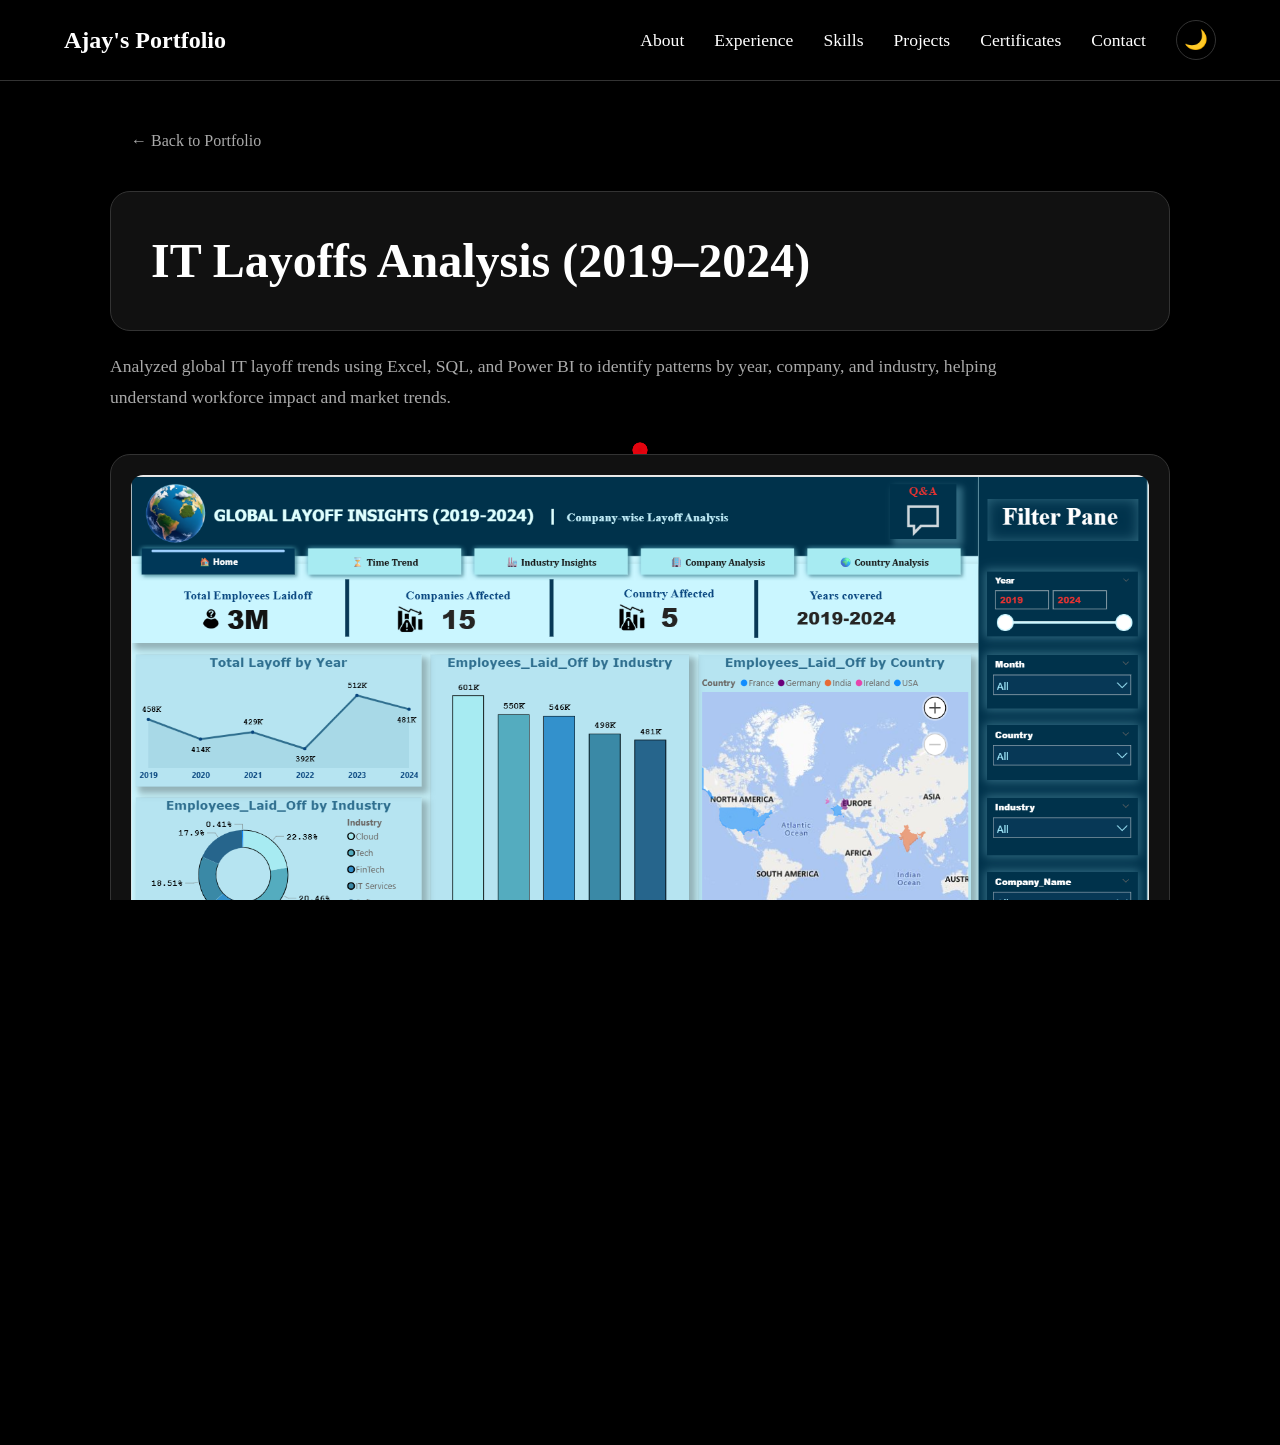
<file: project-11.html>
<!DOCTYPE html>
<html lang="en" data-theme="dark">

<head>
    <meta charset="UTF-8">
    <meta name="viewport" content="width=device-width, initial-scale=1.0">
    <title>Project: IT Layoffs Analysis (2019–2024)</title>
    <link rel="icon" type="image/jpg" href="profile-photo.jpg">
    <link rel="preconnect" href="https://fonts.googleapis.com">
    <link rel="preconnect" href="https://fonts.gstatic.com" crossorigin>
    <link href="https://fonts.googleapis.com/css2?family=Poppins:wght@400;500;700&display=swap" rel="stylesheet">
    <link rel="stylesheet" href="style.css">
</head>

<body class="project-detail-page">
    <canvas id="background-animation"></canvas>

    <header>
        <div class="container">
            <div class="logo">Ajay's Portfolio</div>
            <nav>
                <ul>
                    <li><a href="index.html#about">About</a></li>
                    <li><a href="index.html#experience">Experience</a></li>
                    <li><a href="index.html#skills">Skills</a></li>
                    <li><a href="index.html#projects">Projects</a></li>
                    <li><a href="index.html#certificates">Certificates</a></li>
                    <li><a href="index.html#contact">Contact</a></li>
                </ul>
                <button id="theme-toggle-button" title="Toggle theme">
                    <span class="sun-icon">☀️</span>
                    <span class="moon-icon">🌙</span>
                </button>
            </nav>
        </div>
    </header>

    <div class="project-page-container">
        <!-- Back Button Added Here -->
        <div class="project-page-top-bar">
            <a href="index.html#projects" class="back-link">&larr; Back to Portfolio</a>
        </div>

        <div class="project-page-header">
            <h1>IT Layoffs Analysis (2019–2024)</h1>
        </div>

        <p class="project-page-summary">
            Analyzed global IT layoff trends using Excel, SQL, and Power BI to identify patterns by year, company, and
            industry, helping understand workforce impact and market trends.
        </p>

        <div class="project-image-section">
            <img src="./imgs/IT-Layoff Analysis.png" alt="IT Layoffs Analysis Power BI Dashboard"
                class="project-feature-image">
        </div>

        <div class="project-page-details">
            <div class="project-tech-stack">
                <h3><span class="heading-icon">⚙️</span>Technologies Used</h3>
                <div class="tech-tag-container">
                    <span class="tech-tag">Data Cleaning</span>
                    <span class="tech-tag">Data Analysis</span>
                    <span class="tech-tag">SQL Queries</span>
                    <span class="tech-tag">Excel</span>
                    <span class="tech-tag">Power BI</span>
                </div>
            </div>

            <div class="project-section">
                <h2><span class="heading-icon">🎯</span>Key Outcomes</h2>
                <ul>
                    <div class="project-details">
                        •<p>Analyzed IT layoff trends (2019–2024) to understand year-wise impact.</p>
                    </div>
                     <div class="project-details">
                        •<p>Identified most affected companies and technology sectors.</p>
                    </div>
                      <div class="project-details">
                        •<p>Created interactive Power BI dashboards for clear visualization.</p>
                    </div>
                      <div class="project-details">
                        •<p>Enabled data-driven insights to support workforce planning decisions.</p>
                    </div>
                </ul>
            </div>

            <div class="project-actions">
                <a href="https://github.com/Ajaypalanisamy/IT-Layoffs-Analysis-2019-2024-.git" target="_blank" class="btn-github">
                    <svg xmlns="http://www.w3.org/2000/svg" viewBox="0 0 24 24">
                        <path fill-rule="evenodd" clip-rule="evenodd"
                            d="M12.026 2c-5.509 0-9.974 4.465-9.974 9.974 0 4.406 2.857 8.145 6.821 9.465.499.09.679-.217.679-.481 0-.237-.008-.865-.011-1.696-2.775.602-3.361-1.343-3.361-1.343-.455-1.158-1.11-1.466-1.11-1.466-.908-.62.069-.608.069-.608 1.003.07 1.531 1.03 1.531 1.03.892 1.529 2.341 1.088 2.91.832.092-.647.35-1.088.635-1.338-2.22-.251-4.555-1.111-4.555-4.942 0-1.091.39-1.984 1.03-2.682-.103-.254-.447-1.271.098-2.645 0 0 .84-.269 2.75 1.025A9.547 9.547 0 0 1 12.026 7.5c.852 0 1.718.119 2.541.349 1.91-1.294 2.748-1.025 2.748-1.025.546 1.374.202 2.391.1 2.645.64.698 1.027 1.591 1.027 2.682 0 3.841-2.337 4.687-4.565 4.935.359.307.675.915.675 1.846 0 1.338-.012 2.419-.012 2.745 0 .266.18.574.688.478A9.978 9.978 0 0 0 22 11.974C22 6.465 17.535 2 12.026 2z">
                        </path>
                    </svg>
                    View on GitHub
                </a>
            </div>
        </div>
    </div>
    <script src="script.js"></script>
    <script src="snake-animation.js"></script>
</body>

</html>
</file>
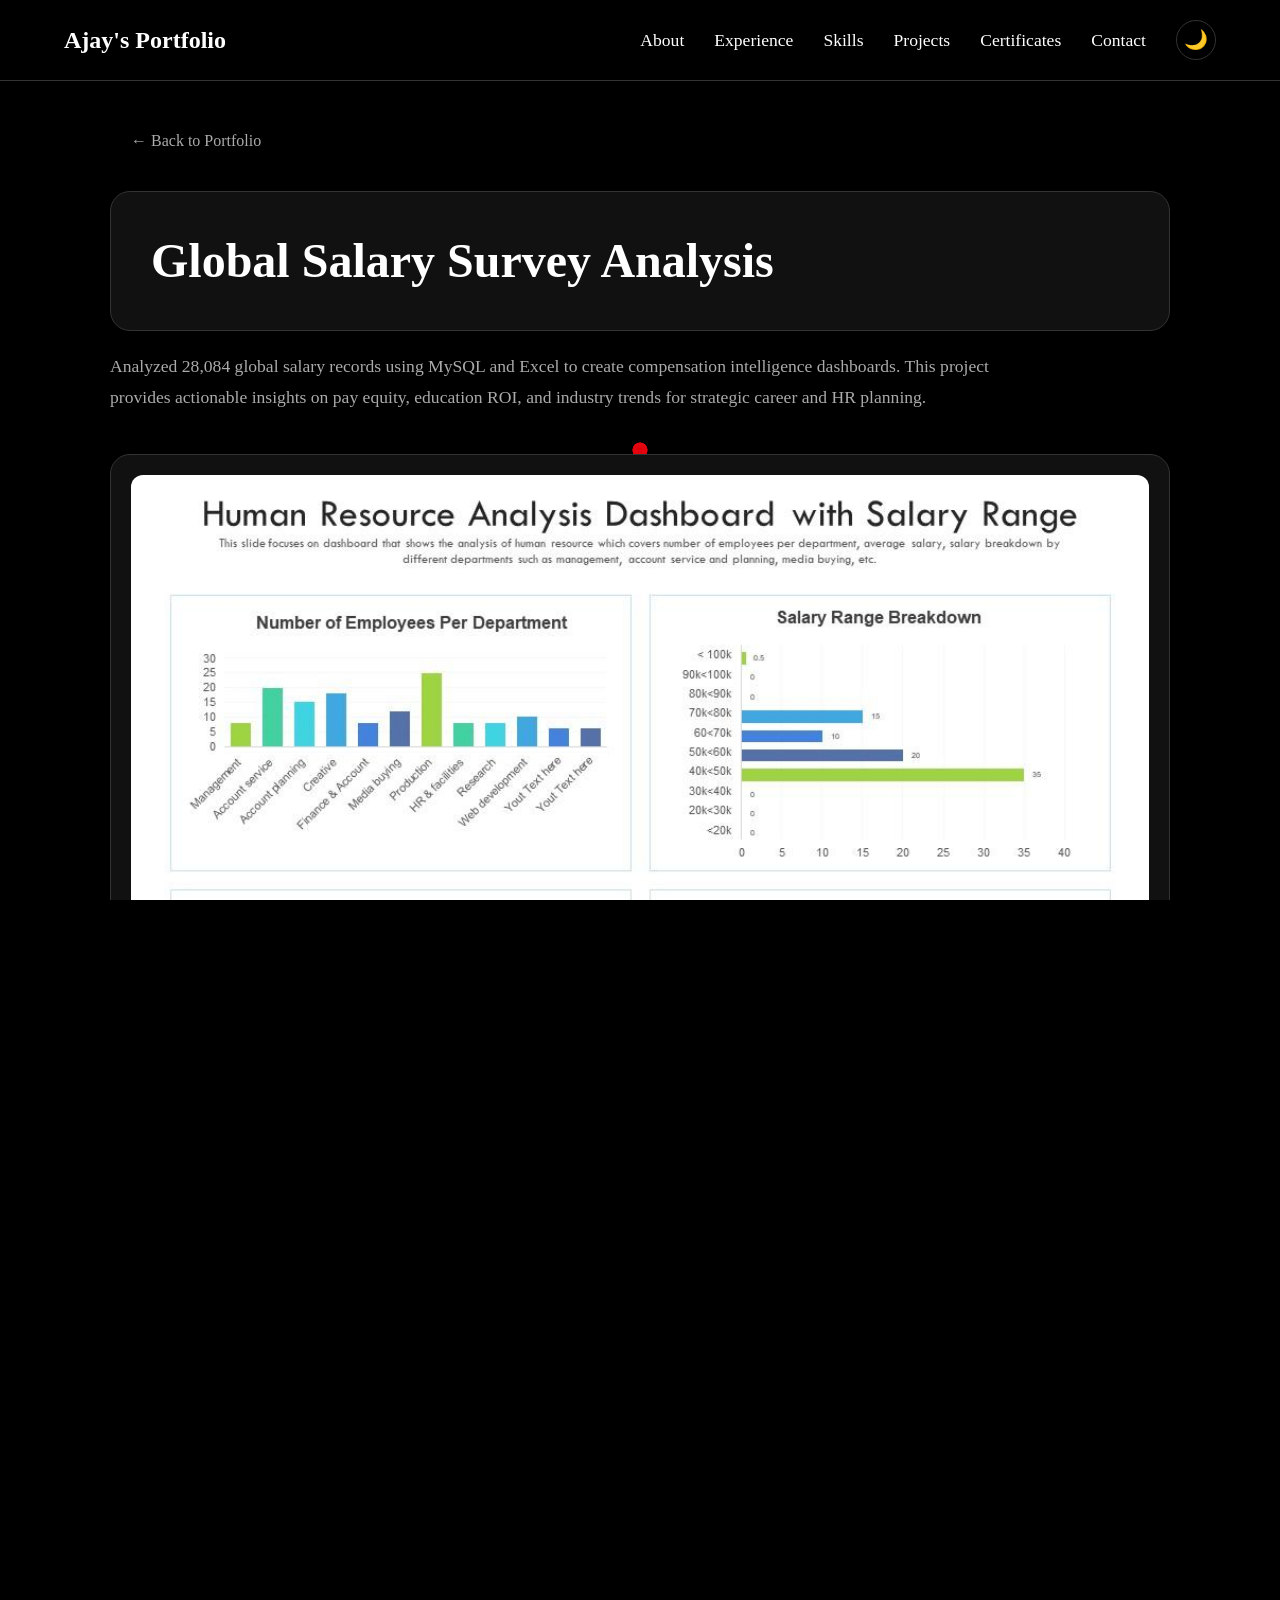
<file: project-2.html>
<!DOCTYPE html>
<html lang="en" data-theme="dark">
<head>
    <meta charset="UTF-8">
    <meta name="viewport" content="width=device-width, initial-scale=1.0">
    <title>Project: Global Salary Survey Analysis</title>
    <link rel="icon" type="image/jpg" href="profile-photo.jpg">
    <link rel="preconnect" href="https://fonts.googleapis.com">
    <link rel="preconnect" href="https://fonts.gstatic.com" crossorigin>
    <link href="https://fonts.googleapis.com/css2?family=Poppins:wght@400;500;700&display=swap" rel="stylesheet">
    <link rel="stylesheet" href="style.css">
</head>
<body class="project-detail-page">
    <canvas id="background-animation"></canvas>

    <header>
        <div class="container">
            <div class="logo">Ajay's Portfolio</div>
            <nav>
                <ul>
                    <li><a href="index.html#about">About</a></li>
                    <li><a href="index.html#experience">Experience</a></li>
                    <li><a href="index.html#skills">Skills</a></li>
                    <li><a href="index.html#projects">Projects</a></li>
                    <li><a href="index.html#certificates">Certificates</a></li>
                    <li><a href="index.html#contact">Contact</a></li>
                </ul>
                <button id="theme-toggle-button" title="Toggle theme">
                    <span class="sun-icon">☀️</span>
                    <span class="moon-icon">🌙</span>
                </button>
            </nav>
        </div>
    </header>

    <div class="project-page-container">
        <!-- Back Button Added Here -->
        <div class="project-page-top-bar">
            <a href="index.html#projects" class="back-link">&larr; Back to Portfolio</a>
        </div>

        <div class="project-page-header">
            <h1>Global Salary Survey Analysis</h1>
        </div>
        
        <p class="project-page-summary">
            Analyzed 28,084 global salary records using MySQL and Excel to create compensation intelligence dashboards. This project provides actionable insights on pay equity, education ROI, and industry trends for strategic career and HR planning.
        </p>
        
        <div class="project-image-section">
            <img src="imgs/human-resource-salary-analysis-dashboard-compensation-charts.jpg" alt="HR Salary Analysis Dashboard" class="project-feature-image">
        </div>
        
        <div class="project-page-details">
            <div class="project-tech-stack">
                <h3><span class="heading-icon">⚙️</span>Technologies Used</h3>
                <div class="tech-tag-container">
                    <span class="tech-tag">Microsoft Excel</span>
                    <span class="tech-tag">MySQL</span>
                    <span class="tech-tag">Python</span>
                    <span class="tech-tag">R</span>
                    <span class="tech-tag">Data Visualization</span>
                    <span class="tech-tag">Statistical Analysis</span>
                    <span class="tech-tag">Dashboard Design</span>
                </div>
            </div>

            <div class="project-section">
                <h2><span class="heading-icon">🎯</span>Key Outcomes</h2>
                <ul>
                    <li>Developed interactive dashboards showing education premiums and gender pay gaps.</li>
                    <li>Identified remote work's impact on compensation trends across industries.</li>
                    <li>Provided data-driven insights for fair and competitive salary benchmarking.</li>
                    <li>Enabled strategic HR planning with clear, visual data representations.</li>
                </ul>
            </div>
            
            <div class="project-actions">
                <a href="https://github.com/Ajaypalanisamy/salary-survey" target="_blank" class="btn-github">
                    <svg xmlns="http://www.w3.org/2000/svg" viewBox="0 0 24 24"><path fill-rule="evenodd" clip-rule="evenodd" d="M12.026 2c-5.509 0-9.974 4.465-9.974 9.974 0 4.406 2.857 8.145 6.821 9.465.499.09.679-.217.679-.481 0-.237-.008-.865-.011-1.696-2.775.602-3.361-1.343-3.361-1.343-.455-1.158-1.11-1.466-1.11-1.466-.908-.62.069-.608.069-.608 1.003.07 1.531 1.03 1.531 1.03.892 1.529 2.341 1.088 2.91.832.092-.647.35-1.088.635-1.338-2.22-.251-4.555-1.111-4.555-4.942 0-1.091.39-1.984 1.03-2.682-.103-.254-.447-1.271.098-2.645 0 0 .84-.269 2.75 1.025A9.547 9.547 0 0 1 12.026 7.5c.852 0 1.718.119 2.541.349 1.91-1.294 2.748-1.025 2.748-1.025.546 1.374.202 2.391.1 2.645.64.698 1.027 1.591 1.027 2.682 0 3.841-2.337 4.687-4.565 4.935.359.307.675.915.675 1.846 0 1.338-.012 2.419-.012 2.745 0 .266.18.574.688.478A9.978 9.978 0 0 0 22 11.974C22 6.465 17.535 2 12.026 2z"></path></svg>
                    View on GitHub
                </a>
            </div>
        </div>
    </div>
    <script src="script.js"></script>
    <script src="snake-animation.js"></script>
</body>
</html>
</file>
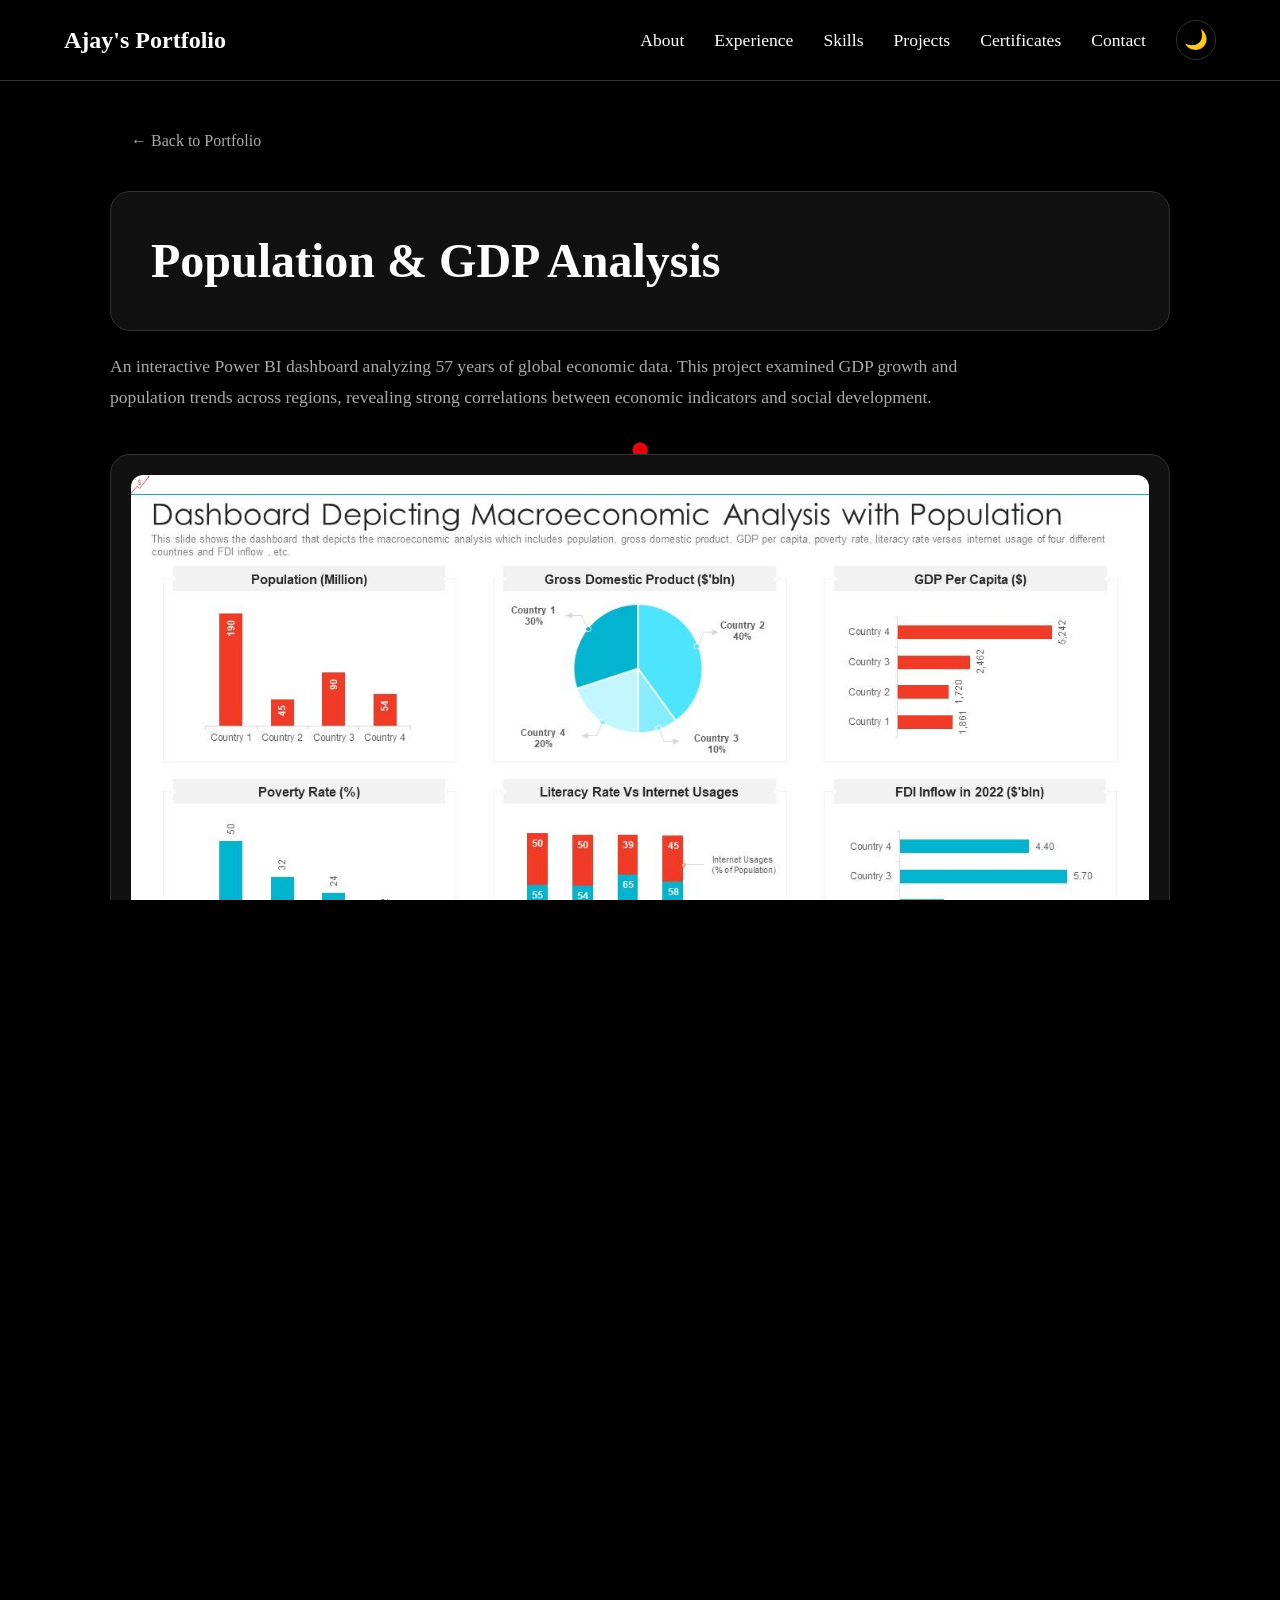
<file: project-3.html>
<!DOCTYPE html>
<html lang="en" data-theme="dark">
<head>
    <meta charset="UTF-8">
    <meta name="viewport" content="width=device-width, initial-scale=1.0">
    <title>Project: Population & GDP Analysis</title>
    <link rel="icon" type="image/jpg" href="profile-photo.jpg">
    <link rel="preconnect" href="https://fonts.googleapis.com">
    <link rel="preconnect" href="https://fonts.gstatic.com" crossorigin>
    <link href="https://fonts.googleapis.com/css2?family=Poppins:wght@400;500;700&display=swap" rel="stylesheet">
    <link rel="stylesheet" href="style.css">
</head>
<body class="project-detail-page">
    <canvas id="background-animation"></canvas>

    <header>
        <div class="container">
            <div class="logo">Ajay's Portfolio</div>
            <nav>
                <ul>
                    <li><a href="index.html#about">About</a></li>
                    <li><a href="index.html#experience">Experience</a></li>
                    <li><a href="index.html#skills">Skills</a></li>
                    <li><a href="index.html#projects">Projects</a></li>
                    <li><a href="index.html#certificates">Certificates</a></li>
                    <li><a href="index.html#contact">Contact</a></li>
                </ul>
                <button id="theme-toggle-button" title="Toggle theme">
                    <span class="sun-icon">☀️</span>
                    <span class="moon-icon">🌙</span>
                </button>
            </nav>
        </div>
    </header>

    <div class="project-page-container">
        <!-- Back Button Added Here -->
        <div class="project-page-top-bar">
            <a href="index.html#projects" class="back-link">&larr; Back to Portfolio</a>
        </div>

        <div class="project-page-header">
            <h1>Population & GDP Analysis</h1>
        </div>
        
        <p class="project-page-summary">
            An interactive Power BI dashboard analyzing 57 years of global economic data. This project examined GDP growth and population trends across regions, revealing strong correlations between economic indicators and social development.
        </p>
        
        <div class="project-image-section">
            <img src="imgs/macroeconomic_analysis_dashboard_gdp_population_charts.jpg" alt="GDP and Population Analysis Dashboard" class="project-feature-image">
        </div>
        
        <div class="project-page-details">
            <div class="project-tech-stack">
                <h3><span class="heading-icon">⚙️</span>Technologies Used</h3>
                <div class="tech-tag-container">
                    <span class="tech-tag">Power BI</span>
                    <span class="tech-tag">DAX</span>
                    <span class="tech-tag">SQL Server</span>
                    <span class="tech-tag">Excel</span>
                    <span class="tech-tag">Data Modeling</span>
                    <span class="tech-tag">ETL Processing</span>
                    <span class="tech-tag">Economic Analytics</span>
                </div>
            </div>

            <div class="project-section">
                <h2><span class="heading-icon">🎯</span>Key Outcomes</h2>
                <ul>
                    <li>Identified strong GDP-literacy correlations, confirming education as a key driver of economic development.</li>
                    <li>Revealed Oceania's high population growth and Western Europe's population density.</li>
                    <li>Created a dynamic dashboard for exploring complex economic relationships.</li>
                    <li>Provided a visual tool for data-driven policy and investment decisions.</li>
                </ul>
            </div>
            
            <div class="project-actions">
                <a href="https://github.com/Ajaypalanisamy/Global-GDP-Population-Analysis-" target="_blank" class="btn-github">
                    <svg xmlns="http://www.w3.org/2000/svg" viewBox="0 0 24 24"><path fill-rule="evenodd" clip-rule="evenodd" d="M12.026 2c-5.509 0-9.974 4.465-9.974 9.974 0 4.406 2.857 8.145 6.821 9.465.499.09.679-.217.679-.481 0-.237-.008-.865-.011-1.696-2.775.602-3.361-1.343-3.361-1.343-.455-1.158-1.11-1.466-1.11-1.466-.908-.62.069-.608.069-.608 1.003.07 1.531 1.03 1.531 1.03.892 1.529 2.341 1.088 2.91.832.092-.647.35-1.088.635-1.338-2.22-.251-4.555-1.111-4.555-4.942 0-1.091.39-1.984 1.03-2.682-.103-.254-.447-1.271.098-2.645 0 0 .84-.269 2.75 1.025A9.547 9.547 0 0 1 12.026 7.5c.852 0 1.718.119 2.541.349 1.91-1.294 2.748-1.025 2.748-1.025.546 1.374.202 2.391.1 2.645.64.698 1.027 1.591 1.027 2.682 0 3.841-2.337 4.687-4.565 4.935.359.307.675.915.675 1.846 0 1.338-.012 2.419-.012 2.745 0 .266.18.574.688.478A9.978 9.978 0 0 0 22 11.974C22 6.465 17.535 2 12.026 2z"></path></svg>
                    View on GitHub
                </a>
            </div>
        </div>
    </div>
    <script src="script.js"></script>
    <script src="snake-animation.js"></script>
</body>
</html>
</file>
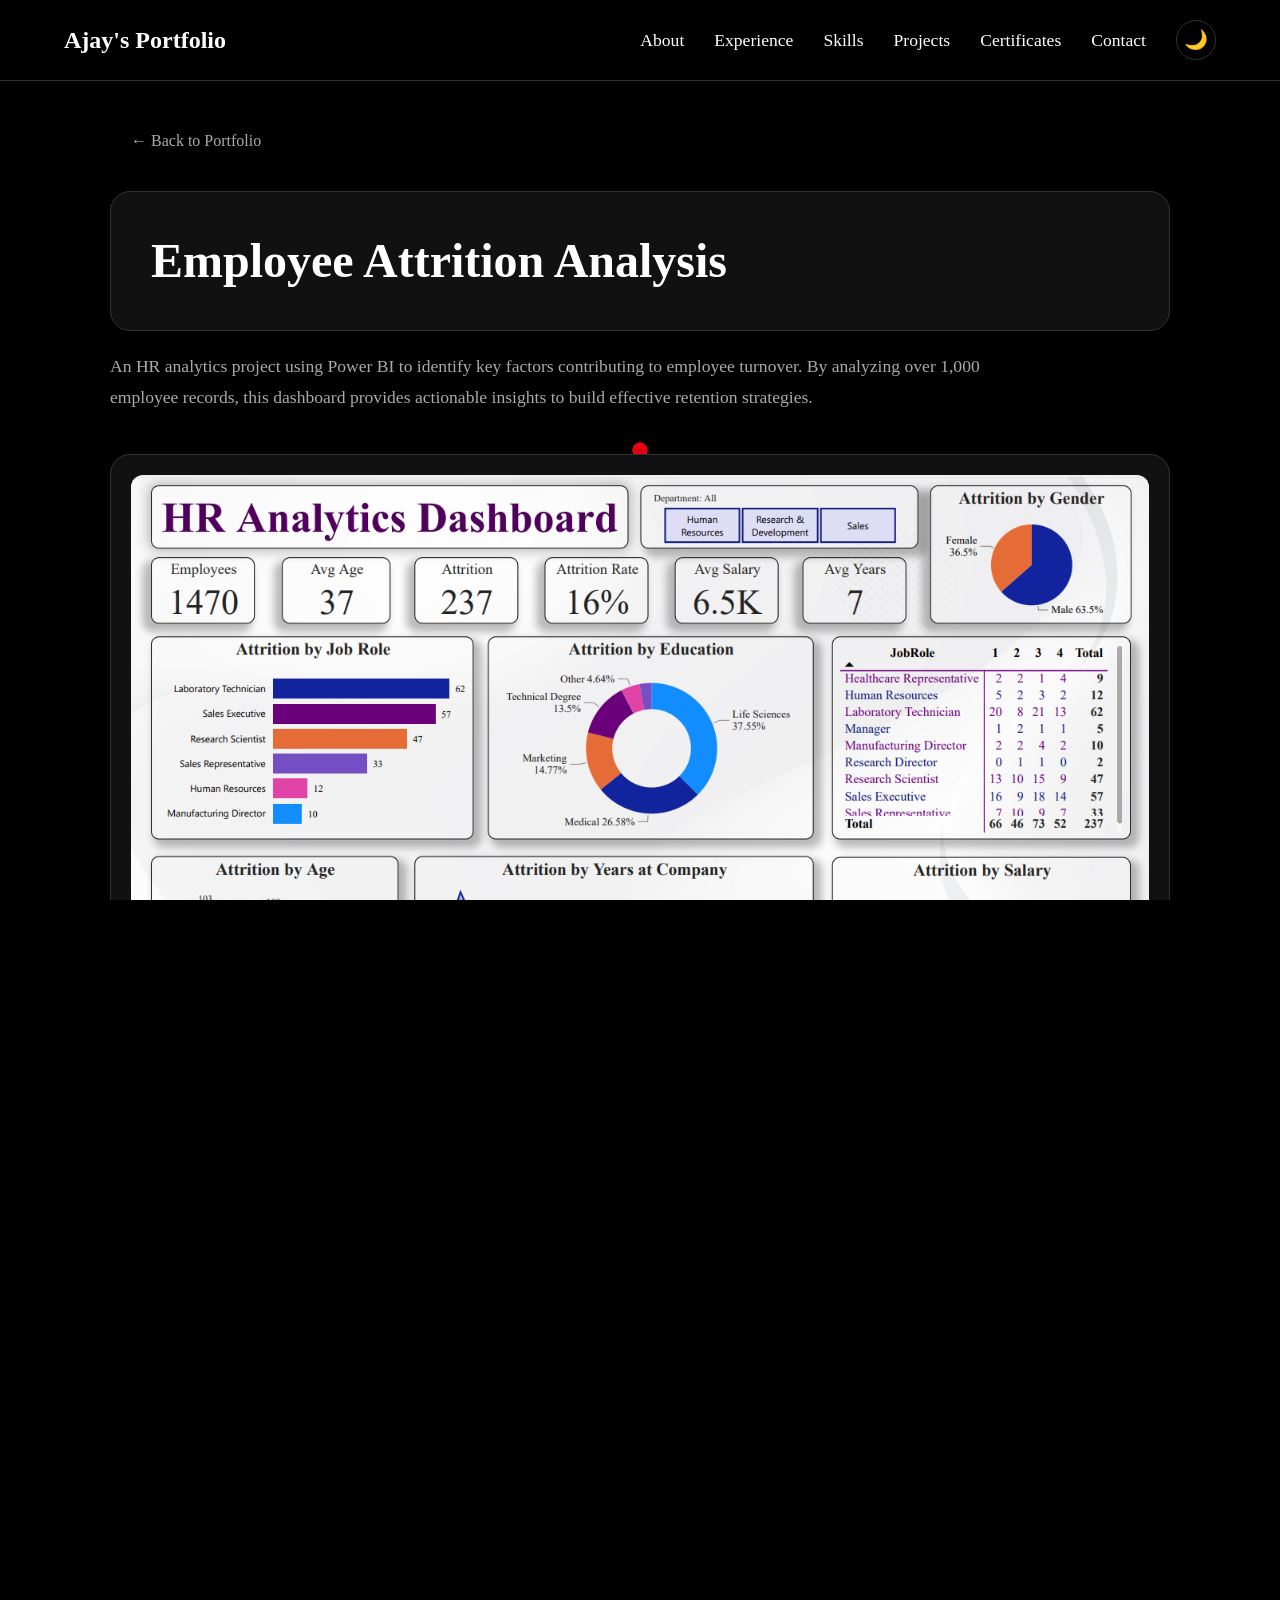
<file: project-4.html>
<!DOCTYPE html>
<html lang="en" data-theme="dark">
<head>
    <meta charset="UTF-8">
    <meta name="viewport" content="width=device-width, initial-scale=1.0">
    <title>Project: Employee Attrition Analysis</title>
    <link rel="icon" type="image/jpg" href="profile-photo.jpg">
    <link rel="preconnect" href="https://fonts.googleapis.com">
    <link rel="preconnect" href="https://fonts.gstatic.com" crossorigin>
    <link href="https://fonts.googleapis.com/css2?family=Poppins:wght@400;500;700&display=swap" rel="stylesheet">
    <link rel="stylesheet" href="style.css">
</head>
<body class="project-detail-page">
    <canvas id="background-animation"></canvas>

    <header>
        <div class="container">
            <div class="logo">Ajay's Portfolio</div>
            <nav>
                <ul>
                    <li><a href="index.html#about">About</a></li>
                    <li><a href="index.html#experience">Experience</a></li>
                    <li><a href="index.html#skills">Skills</a></li>
                    <li><a href="index.html#projects">Projects</a></li>
                    <li><a href="index.html#certificates">Certificates</a></li>
                    <li><a href="index.html#contact">Contact</a></li>
                </ul>
                <button id="theme-toggle-button" title="Toggle theme">
                    <span class="sun-icon">☀️</span>
                    <span class="moon-icon">🌙</span>
                </button>
            </nav>
        </div>
    </header>

    <div class="project-page-container">
        <!-- Back Button Added Here -->
        <div class="project-page-top-bar">
            <a href="index.html#projects" class="back-link">&larr; Back to Portfolio</a>
        </div>

        <div class="project-page-header">
            <h1>Employee Attrition Analysis</h1>
        </div>
        
        <p class="project-page-summary">
            An HR analytics project using Power BI to identify key factors contributing to employee turnover. By analyzing over 1,000 employee records, this dashboard provides actionable insights to build effective retention strategies.
        </p>
        
        <div class="project-image-section">
            <img src="imgs/hr_analytics_dashboard_employee_attrition_metrics.jpg" alt="Employee Attrition Analytics Dashboard" class="project-feature-image">
        </div>
        
        <div class="project-page-details">
            <div class="project-tech-stack">
                <h3><span class="heading-icon">⚙️</span>Technologies Used</h3>
                <div class="tech-tag-container">
                    <span class="tech-tag">Power BI</span>
                    <span class="tech-tag">DAX</span>
                    <span class="tech-tag">HR Analytics</span>
                    <span class="tech-tag">Statistical Analysis</span>
                    <span class="tech-tag">Predictive Modeling</span>
                    <span class="tech-tag">Dashboard Development</span>
                </div>
            </div>

            <div class="project-section">
                <h2><span class="heading-icon">🎯</span>Key Outcomes</h2>
                <ul>
                    <li>Identified overtime and low job satisfaction as primary drivers of attrition.</li>
                    <li>Developed targeted retention strategies based on data-driven insights.</li>
                    <li>Created an interactive dashboard for HR to monitor attrition risks in real-time.</li>
                    <li>Provided a framework for predictive analytics to proactively address turnover.</li>
                </ul>
            </div>
            
            <div class="project-actions">
                <a href="https://github.com/Ajaypalanisamy/employee-s-attrition" target="_blank" class="btn-github">
                    <svg xmlns="http://www.w3.org/2000/svg" viewBox="0 0 24 24"><path fill-rule="evenodd" clip-rule="evenodd" d="M12.026 2c-5.509 0-9.974 4.465-9.974 9.974 0 4.406 2.857 8.145 6.821 9.465.499.09.679-.217.679-.481 0-.237-.008-.865-.011-1.696-2.775.602-3.361-1.343-3.361-1.343-.455-1.158-1.11-1.466-1.11-1.466-.908-.62.069-.608.069-.608 1.003.07 1.531 1.03 1.531 1.03.892 1.529 2.341 1.088 2.91.832.092-.647.35-1.088.635-1.338-2.22-.251-4.555-1.111-4.555-4.942 0-1.091.39-1.984 1.03-2.682-.103-.254-.447-1.271.098-2.645 0 0 .84-.269 2.75 1.025A9.547 9.547 0 0 1 12.026 7.5c.852 0 1.718.119 2.541.349 1.91-1.294 2.748-1.025 2.748-1.025.546 1.374.202 2.391.1 2.645.64.698 1.027 1.591 1.027 2.682 0 3.841-2.337 4.687-4.565 4.935.359.307.675.915.675 1.846 0 1.338-.012 2.419-.012 2.745 0 .266.18.574.688.478A9.978 9.978 0 0 0 22 11.974C22 6.465 17.535 2 12.026 2z"></path></svg>
                    View on GitHub
                </a>
            </div>
        </div>
    </div>
    <script src="script.js"></script>
    <script src="snake-animation.js"></script>
</body>
</html>
</file>
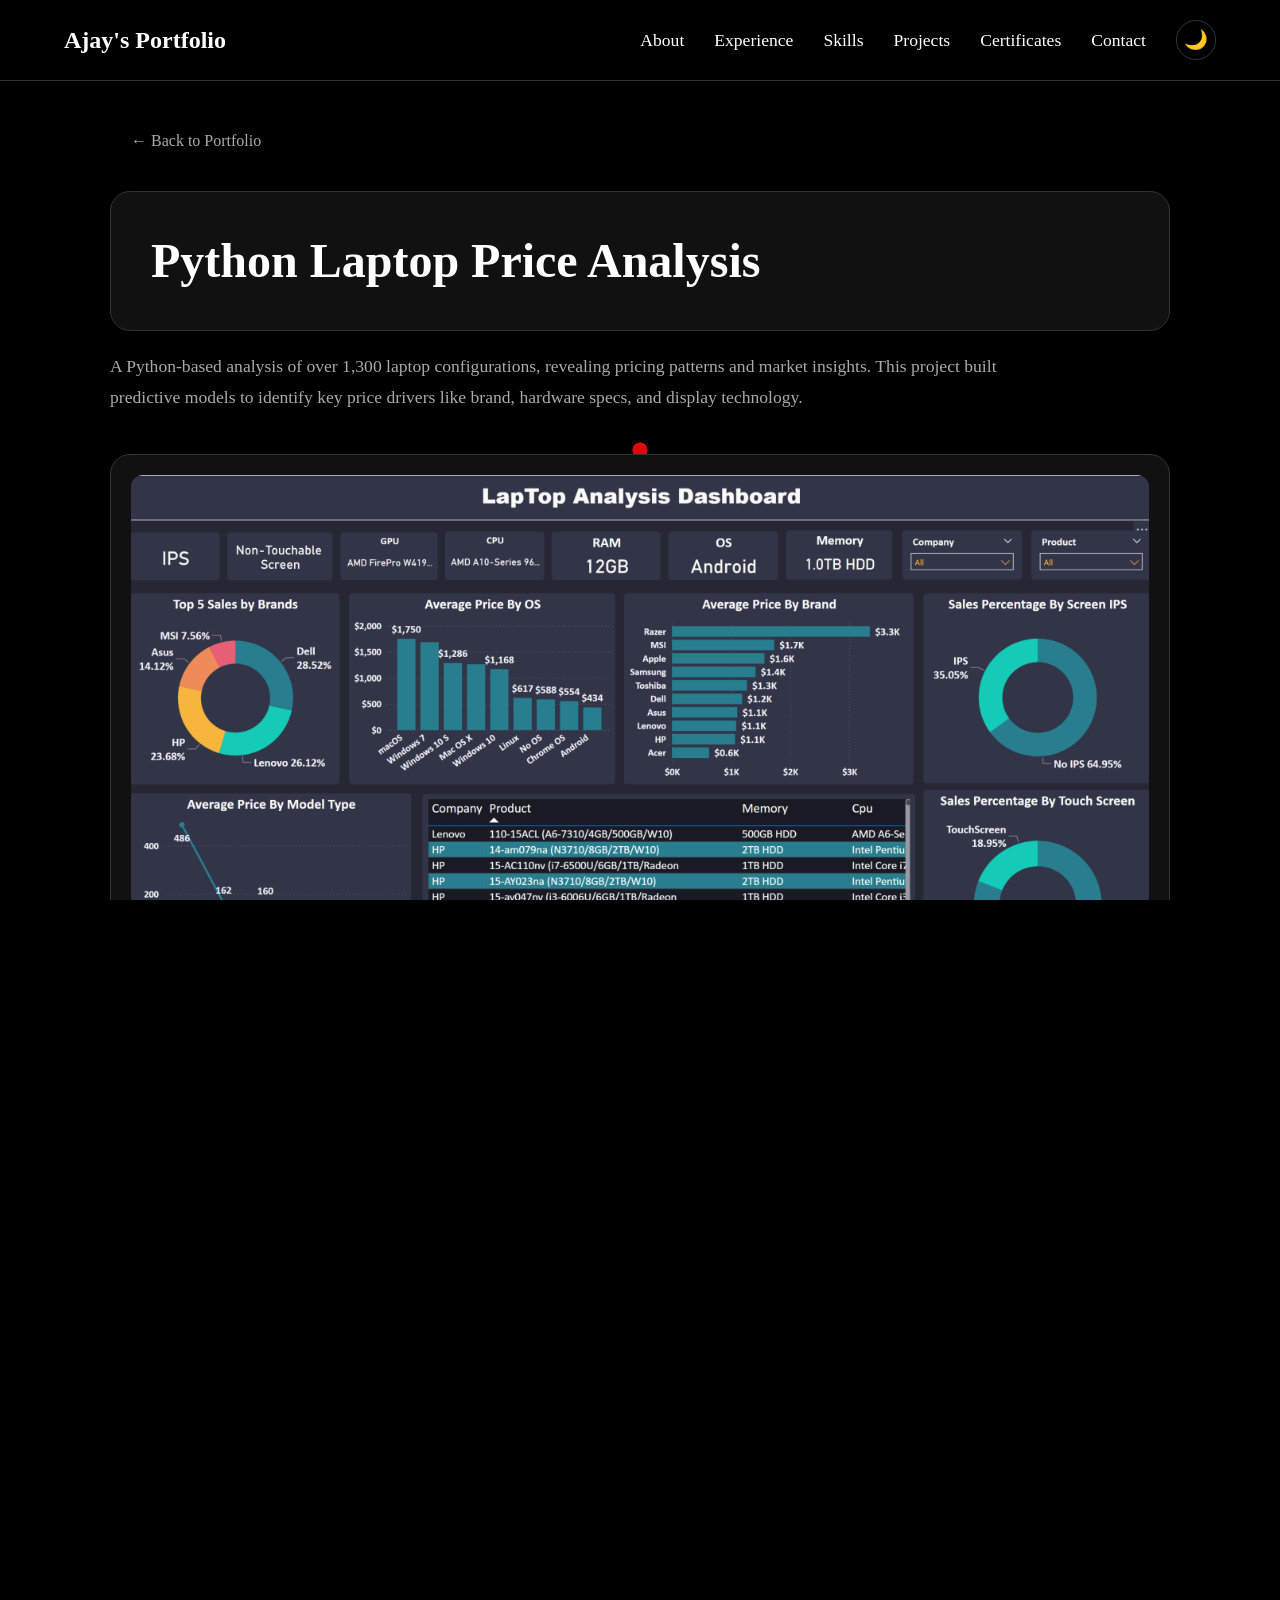
<file: project-5.html>
<!DOCTYPE html>
<html lang="en" data-theme="dark">
<head>
    <meta charset="UTF-8">
    <meta name="viewport" content="width=device-width, initial-scale=1.0">
    <title>Project: Python Laptop Price Analysis</title>
    <link rel="icon" type="image/jpg" href="profile-photo.jpg">
    <link rel="preconnect" href="https://fonts.googleapis.com">
    <link rel="preconnect" href="https://fonts.gstatic.com" crossorigin>
    <link href="https://fonts.googleapis.com/css2?family=Poppins:wght@400;500;700&display=swap" rel="stylesheet">
    <link rel="stylesheet" href="style.css">
</head>
<body class="project-detail-page">
    <canvas id="background-animation"></canvas>

    <header>
        <div class="container">
            <div class="logo">Ajay's Portfolio</div>
            <nav>
                <ul>
                    <li><a href="index.html#about">About</a></li>
                    <li><a href="index.html#experience">Experience</a></li>
                    <li><a href="index.html#skills">Skills</a></li>
                    <li><a href="index.html#projects">Projects</a></li>
                    <li><a href="index.html#certificates">Certificates</a></li>
                    <li><a href="index.html#contact">Contact</a></li>
                </ul>
                <button id="theme-toggle-button" title="Toggle theme">
                    <span class="sun-icon">☀️</span>
                    <span class="moon-icon">🌙</span>
                </button>
            </nav>
        </div>
    </header>

    <div class="project-page-container">
        <!-- Back Button Added Here -->
        <div class="project-page-top-bar">
            <a href="index.html#projects" class="back-link">&larr; Back to Portfolio</a>
        </div>

        <div class="project-page-header">
            <h1>Python Laptop Price Analysis</h1>
        </div>
        
        <p class="project-page-summary">
            A Python-based analysis of over 1,300 laptop configurations, revealing pricing patterns and market insights. This project built predictive models to identify key price drivers like brand, hardware specs, and display technology.
        </p>
        
        <div class="project-image-section">
            <img src="imgs/laptop_price_analysis_dashboard_data_visualization.jpg" alt="Laptop Price Analysis Dashboard" class="project-feature-image">
        </div>
        
        <div class="project-page-details">
            <div class="project-tech-stack">
                <h3><span class="heading-icon">⚙️</span>Technologies Used</h3>
                <div class="tech-tag-container">
                    <span class="tech-tag">Python</span>
                    <span class="tech-tag">Pandas</span>
                    <span class="tech-tag">NumPy</span>
                    <span class="tech-tag">Scikit-learn</span>
                    <span class="tech-tag">Matplotlib</span>
                    <span class="tech-tag">Seaborn</span>
                    <span class="tech-tag">Machine Learning</span>
                </div>
            </div>

            <div class="project-section">
                <h2><span class="heading-icon">🎯</span>Key Outcomes</h2>
                <ul>
                    <li>Quantified the price premium of brands like Apple, Microsoft, and Razer.</li>
                    <li>Determined that RAM, SSD storage, and CPU generation are major price drivers.</li>
                    <li>Identified three distinct market tiers: Premium, Balanced, and Budget.</li>
                    <li>Delivered predictive pricing models and strategic recommendations for manufacturers.</li>
                </ul>
            </div>
            
            <div class="project-actions">
                <a href="https://github.com/Ajaypalanisamy/Laptop-Price-Analysis-Prediction" target="_blank" class="btn-github">
                    <svg xmlns="http://www.w3.org/2000/svg" viewBox="0 0 24 24"><path fill-rule="evenodd" clip-rule="evenodd" d="M12.026 2c-5.509 0-9.974 4.465-9.974 9.974 0 4.406 2.857 8.145 6.821 9.465.499.09.679-.217.679-.481 0-.237-.008-.865-.011-1.696-2.775.602-3.361-1.343-3.361-1.343-.455-1.158-1.11-1.466-1.11-1.466-.908-.62.069-.608.069-.608 1.003.07 1.531 1.03 1.531 1.03.892 1.529 2.341 1.088 2.91.832.092-.647.35-1.088.635-1.338-2.22-.251-4.555-1.111-4.555-4.942 0-1.091.39-1.984 1.03-2.682-.103-.254-.447-1.271.098-2.645 0 0 .84-.269 2.75 1.025A9.547 9.547 0 0 1 12.026 7.5c.852 0 1.718.119 2.541.349 1.91-1.294 2.748-1.025 2.748-1.025.546 1.374.202 2.391.1 2.645.64.698 1.027 1.591 1.027 2.682 0 3.841-2.337 4.687-4.565 4.935.359.307.675.915.675 1.846 0 1.338-.012 2.419-.012 2.745 0 .266.18.574.688.478A9.978 9.978 0 0 0 22 11.974C22 6.465 17.535 2 12.026 2z"></path></svg>
                    View on GitHub
                </a>
            </div>
        </div>
    </div>
    <script src="script.js"></script>
    <script src="snake-animation.js"></script>
</body>
</html>
</file>
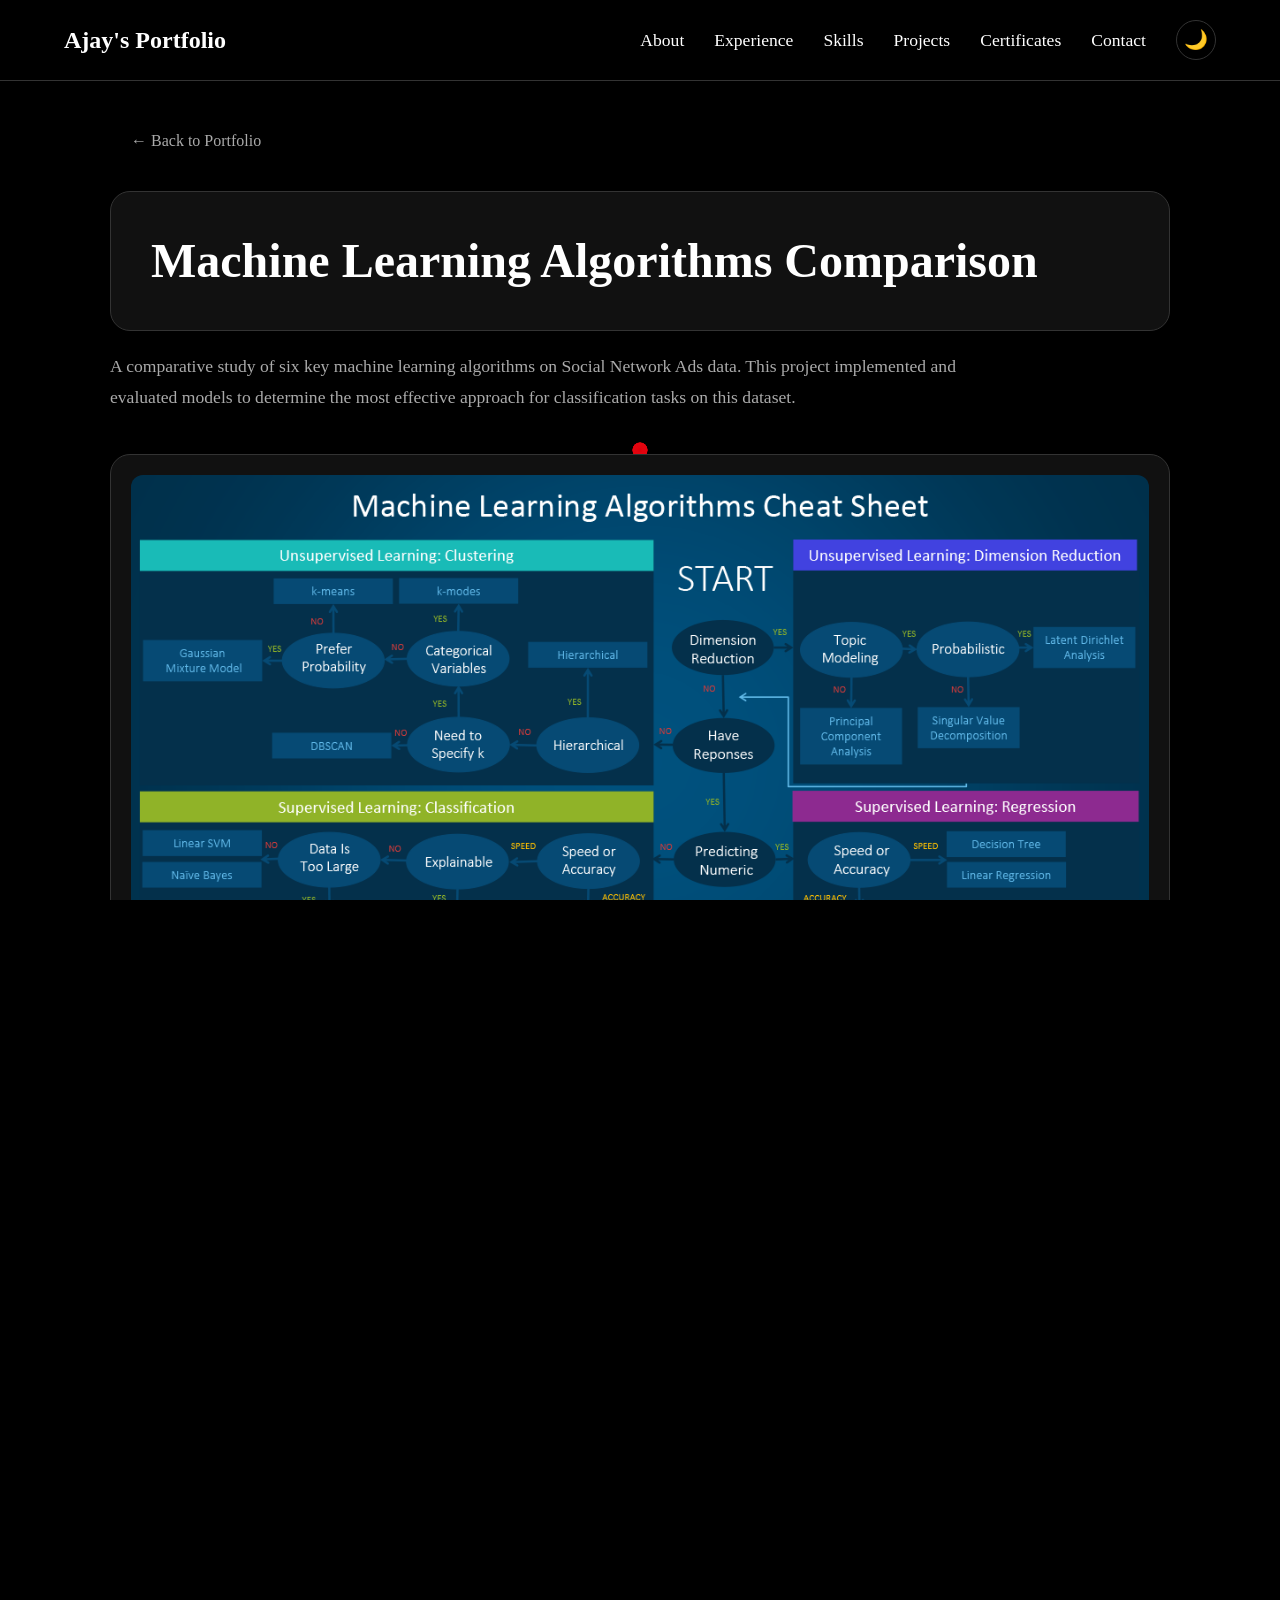
<file: project-6.html>
<!DOCTYPE html>
<html lang="en" data-theme="dark">
<head>
    <meta charset="UTF-8">
    <meta name="viewport" content="width=device-width, initial-scale=1.0">
    <title>Project: Machine Learning Algorithms Comparison</title>
    <link rel="icon" type="image/jpg" href="profile-photo.jpg">
    <link rel="preconnect" href="https://fonts.googleapis.com">
    <link rel="preconnect" href="https://fonts.gstatic.com" crossorigin>
    <link href="https://fonts.googleapis.com/css2?family=Poppins:wght@400;500;700&display=swap" rel="stylesheet">
    <link rel="stylesheet" href="style.css">
</head>
<body class="project-detail-page">
    <canvas id="background-animation"></canvas>

    <header>
        <div class="container">
            <div class="logo">Ajay's Portfolio</div>
            <nav>
                <ul>
                    <li><a href="index.html#about">About</a></li>
                    <li><a href="index.html#experience">Experience</a></li>
                    <li><a href="index.html#skills">Skills</a></li>
                    <li><a href="index.html#projects">Projects</a></li>
                    <li><a href="index.html#certificates">Certificates</a></li>
                    <li><a href="index.html#contact">Contact</a></li>
                </ul>
                <button id="theme-toggle-button" title="Toggle theme">
                    <span class="sun-icon">☀️</span>
                    <span class="moon-icon">🌙</span>
                </button>
            </nav>
        </div>
    </header>

    <div class="project-page-container">
        <!-- Back Button Added Here -->
        <div class="project-page-top-bar">
            <a href="index.html#projects" class="back-link">&larr; Back to Portfolio</a>
        </div>

        <div class="project-page-header">
            <h1>Machine Learning Algorithms Comparison</h1>
        </div>
        
        <p class="project-page-summary">
            A comparative study of six key machine learning algorithms on Social Network Ads data. This project implemented and evaluated models to determine the most effective approach for classification tasks on this dataset.
        </p>
        
        <div class="project-image-section">
            <img src="imgs/machine_learning_algorithms_cheat_sheet_comparison_data_science_flowchart.jpg" alt="Machine Learning Algorithms Comparison" class="project-feature-image">
        </div>
        
        <div class="project-page-details">
            <div class="project-tech-stack">
                <h3><span class="heading-icon">⚙️</span>Technologies Used</h3>
                <div class="tech-tag-container">
                    <span class="tech-tag">Python</span>
                    <span class="tech-tag">Scikit-Learn</span>
                    <span class="tech-tag">Pandas</span>
                    <span class="tech-tag">NumPy</span>
                    <span class="tech-tag">Jupyter Notebook</span>
                    <span class="tech-tag">Algorithm Analysis</span>
                </div>
            </div>

            <div class="project-section">
                <h2><span class="heading-icon">🎯</span>Key Outcomes</h2>
                <ul>
                    <li>Support Vector Machine (SVM) achieved the highest accuracy at 92%.</li>
                    <li>Demonstrated the critical importance of feature scaling for distance-based algorithms like KNN and SVM.</li>
                    <li>KNN and Logistic Regression proved to be strong alternatives with high accuracy.</li>
                    <li>Provided a clear framework for selecting the best algorithm for a given classification problem.</li>
                </ul>
            </div>
            
            <div class="project-actions">
                <a href="https://github.com/Ajaypalanisamy/Machine-Learning-Algorithms-" target="_blank" class="btn-github">
                    <svg xmlns="http://www.w3.org/2000/svg" viewBox="0 0 24 24"><path fill-rule="evenodd" clip-rule="evenodd" d="M12.026 2c-5.509 0-9.974 4.465-9.974 9.974 0 4.406 2.857 8.145 6.821 9.465.499.09.679-.217.679-.481 0-.237-.008-.865-.011-1.696-2.775.602-3.361-1.343-3.361-1.343-.455-1.158-1.11-1.466-1.11-1.466-.908-.62.069-.608.069-.608 1.003.07 1.531 1.03 1.531 1.03.892 1.529 2.341 1.088 2.91.832.092-.647.35-1.088.635-1.338-2.22-.251-4.555-1.111-4.555-4.942 0-1.091.39-1.984 1.03-2.682-.103-.254-.447-1.271.098-2.645 0 0 .84-.269 2.75 1.025A9.547 9.547 0 0 1 12.026 7.5c.852 0 1.718.119 2.541.349 1.91-1.294 2.748-1.025 2.748-1.025.546 1.374.202 2.391.1 2.645.64.698 1.027 1.591 1.027 2.682 0 3.841-2.337 4.687-4.565 4.935.359.307.675.915.675 1.846 0 1.338-.012 2.419-.012 2.745 0 .266.18.574.688.478A9.978 9.978 0 0 0 22 11.974C22 6.465 17.535 2 12.026 2z"></path></svg>
                    View on GitHub
                </a>
            </div>
        </div>
    </div>
    <script src="script.js"></script>
    <script src="snake-animation.js"></script>
</body>
</html>
</file>
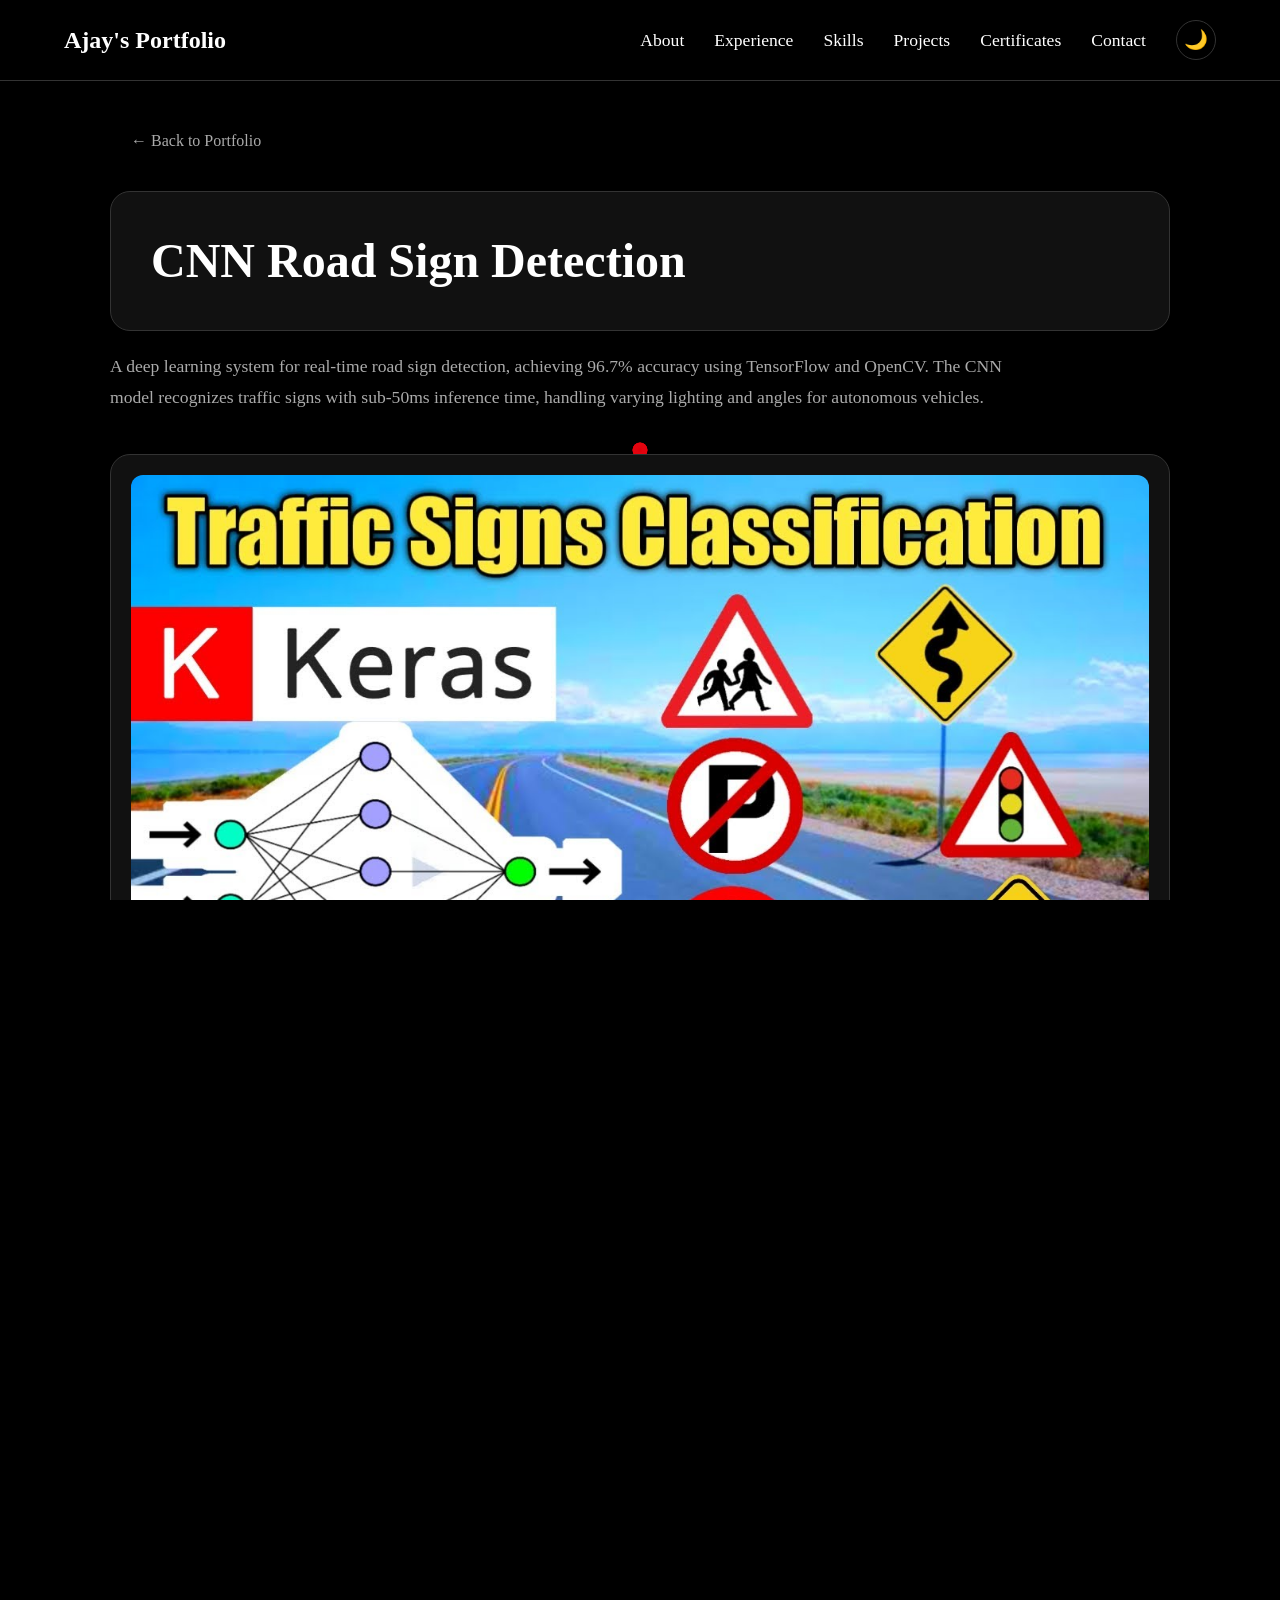
<file: project-7.html>
<!DOCTYPE html>
<html lang="en" data-theme="dark">
<head>
    <meta charset="UTF-8">
    <meta name="viewport" content="width=device-width, initial-scale=1.0">
    <title>Project: CNN Road Sign Detection</title>
    <link rel="icon" type="image/jpg" href="profile-photo.jpg">
    <link rel="preconnect" href="https://fonts.googleapis.com">
    <link rel="preconnect" href="https://fonts.gstatic.com" crossorigin>
    <link href="https://fonts.googleapis.com/css2?family=Poppins:wght@400;500;700&display=swap" rel="stylesheet">
    <link rel="stylesheet" href="style.css">
</head>
<body class="project-detail-page">
    <canvas id="background-animation"></canvas>

    <header>
        <div class="container">
            <div class="logo">Ajay's Portfolio</div>
            <nav>
                <ul>
                    <li><a href="index.html#about">About</a></li>
                    <li><a href="index.html#experience">Experience</a></li>
                    <li><a href="index.html#skills">Skills</a></li>
                    <li><a href="index.html#projects">Projects</a></li>
                    <li><a href="index.html#certificates">Certificates</a></li>
                    <li><a href="index.html#contact">Contact</a></li>
                </ul>
                <button id="theme-toggle-button" title="Toggle theme">
                    <span class="sun-icon">☀️</span>
                    <span class="moon-icon">🌙</span>
                </button>
            </nav>
        </div>
    </header>

    <div class="project-page-container">
        <!-- Back Button Added Here -->
        <div class="project-page-top-bar">
            <a href="index.html#projects" class="back-link">&larr; Back to Portfolio</a>
        </div>

        <div class="project-page-header">
            <h1>CNN Road Sign Detection</h1>
        </div>
        
        <p class="project-page-summary">
            A deep learning system for real-time road sign detection, achieving 96.7% accuracy using TensorFlow and OpenCV. The CNN model recognizes traffic signs with sub-50ms inference time, handling varying lighting and angles for autonomous vehicles.
        </p>
        
        <div class="project-image-section">
            <img src="imgs/traffic_sign_classification_cnn_keras_deep_learning_road.jpg" alt="CNN Road Sign Detection System" class="project-feature-image">
        </div>
        
        <div class="project-page-details">
            <div class="project-tech-stack">
                <h3><span class="heading-icon">⚙️</span>Technologies Used</h3>
                <div class="tech-tag-container">
                    <span class="tech-tag">Python</span>
                    <span class="tech-tag">TensorFlow</span>
                    <span class="tech-tag">Keras</span>
                    <span class="tech-tag">OpenCV</span>
                    <span class="tech-tag">Streamlit</span>
                    <span class="tech-tag">Deep Learning (CNN)</span>
                    <span class="tech-tag">Computer Vision</span>
                </div>
            </div>

            <div class="project-section">
                <h2><span class="heading-icon">🎯</span>Key Outcomes</h2>
                <ul>
                    <li>Achieved 96.7% accuracy, surpassing many industry benchmarks for road sign classification.</li>
                    <li>Engineered a model with real-time performance (<50ms inference time), suitable for autonomous systems.</li>
                    <li>Designed a robust system capable of handling variable lighting, weather, and viewing conditions.</li>
                    <li>Built a complete, production-ready pipeline with a web interface for easy testing and demonstration.</li>
                </ul>
            </div>
            
            <div class="project-actions">
                <a href="https://github.com/Ajaypalanisamy/Road-Sign-Detection-" target="_blank" class="btn-github">
                    <svg xmlns="http://www.w3.org/2000/svg" viewBox="0 0 24 24"><path fill-rule="evenodd" clip-rule="evenodd" d="M12.026 2c-5.509 0-9.974 4.465-9.974 9.974 0 4.406 2.857 8.145 6.821 9.465.499.09.679-.217.679-.481 0-.237-.008-.865-.011-1.696-2.775.602-3.361-1.343-3.361-1.343-.455-1.158-1.11-1.466-1.11-1.466-.908-.62.069-.608.069-.608 1.003.07 1.531 1.03 1.531 1.03.892 1.529 2.341 1.088 2.91.832.092-.647.35-1.088.635-1.338-2.22-.251-4.555-1.111-4.555-4.942 0-1.091.39-1.984 1.03-2.682-.103-.254-.447-1.271.098-2.645 0 0 .84-.269 2.75 1.025A9.547 9.547 0 0 1 12.026 7.5c.852 0 1.718.119 2.541.349 1.91-1.294 2.748-1.025 2.748-1.025.546 1.374.202 2.391.1 2.645.64.698 1.027 1.591 1.027 2.682 0 3.841-2.337 4.687-4.565 4.935.359.307.675.915.675 1.846 0 1.338-.012 2.419-.012 2.745 0 .266.18.574.688.478A9.978 9.978 0 0 0 22 11.974C22 6.465 17.535 2 12.026 2z"></path></svg>
                    View on GitHub
                </a>
            </div>
        </div>
    </div>
    <script src="script.js"></script>
    <script src="snake-animation.js"></script>
</body>
</html>
</file>
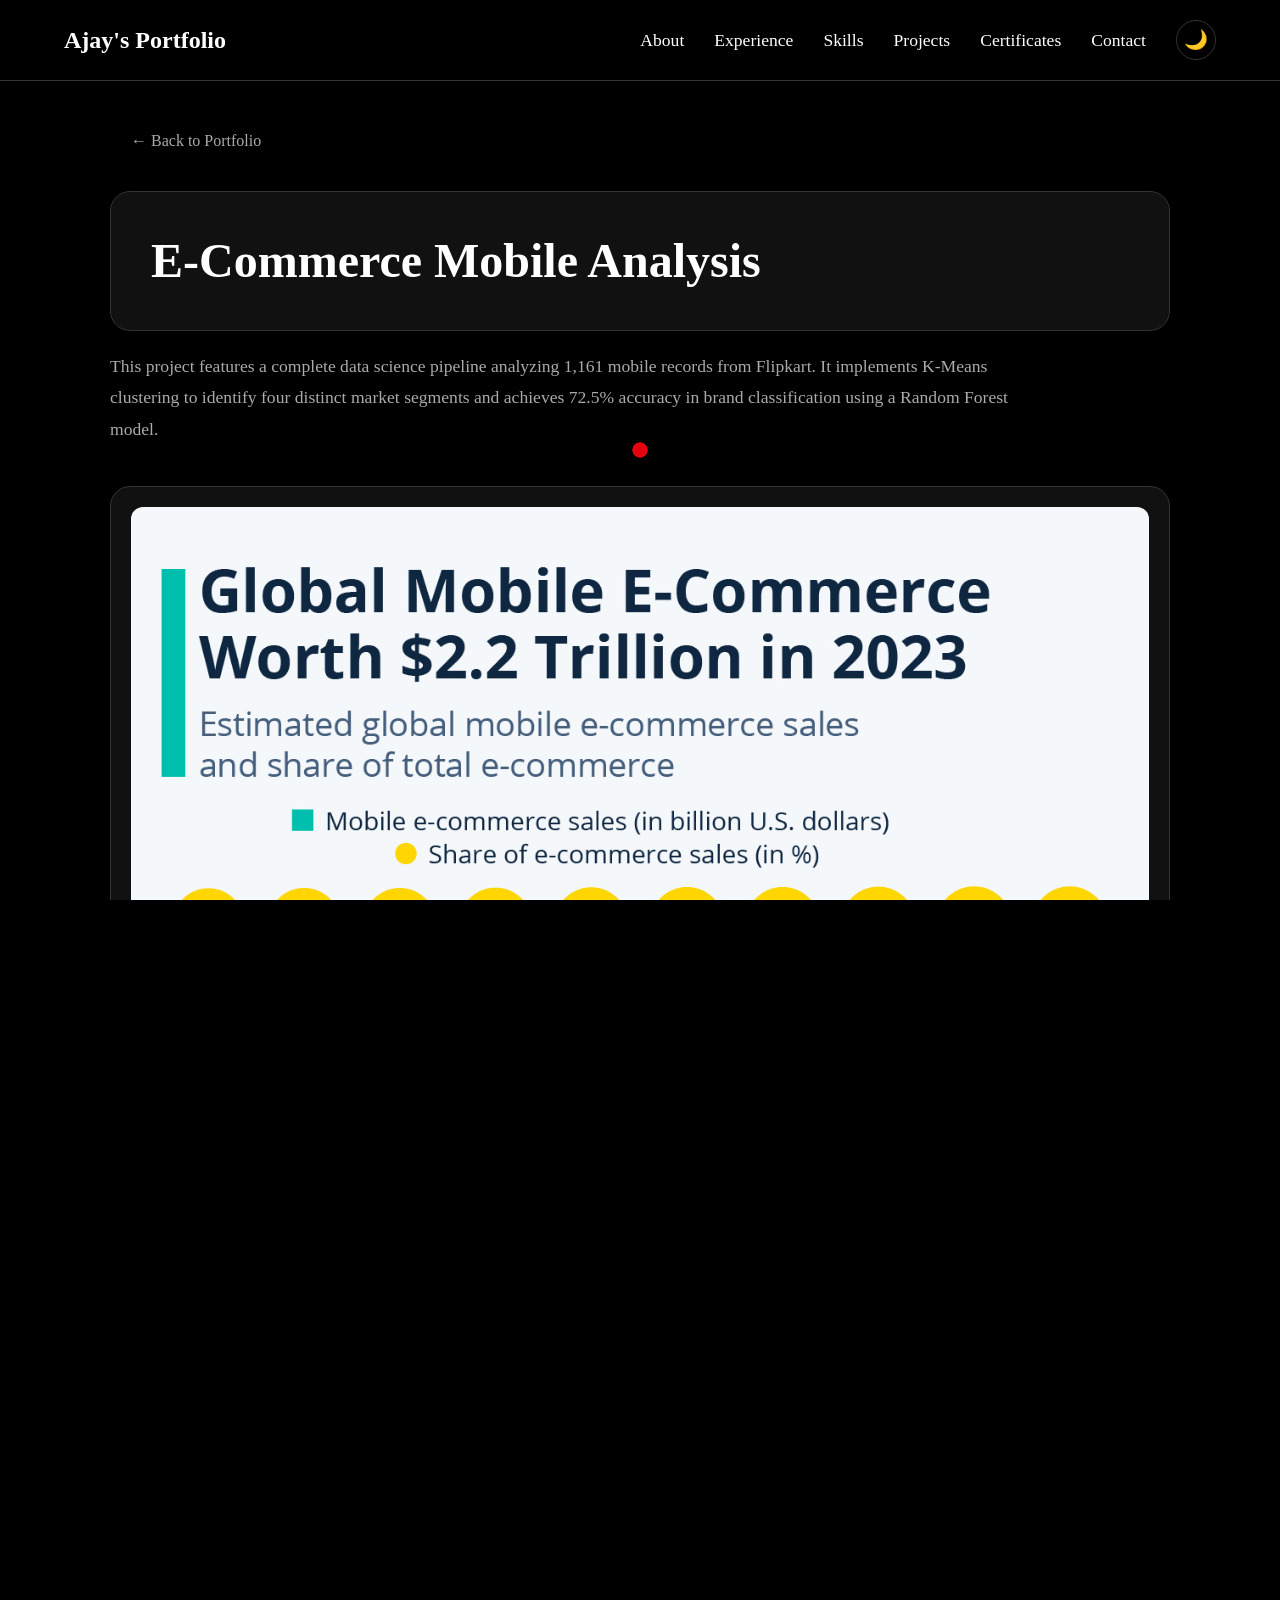
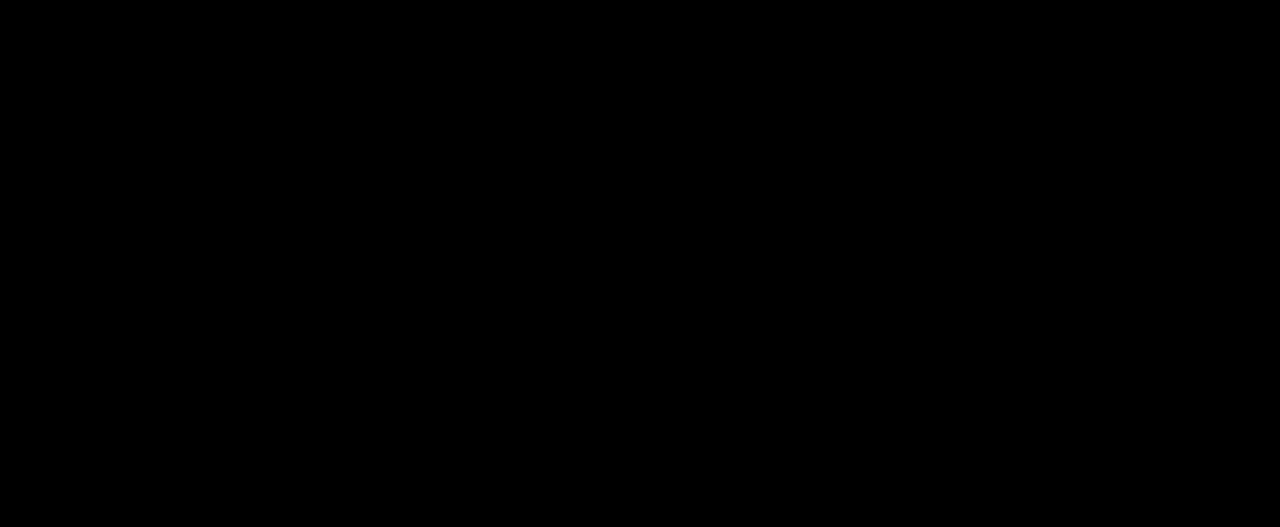
<file: project-8.html>
<!DOCTYPE html>
<html lang="en" data-theme="dark">
<head>
    <meta charset="UTF-8">
    <meta name="viewport" content="width=device-width, initial-scale=1.0">
    <title>Project: E-Commerce Mobile Analysis</title>
    <link rel="icon" type="image/jpg" href="profile-photo.jpg">
    <link rel="preconnect" href="https://fonts.googleapis.com">
    <link rel="preconnect" href="https://fonts.gstatic.com" crossorigin>
    <link href="https://fonts.googleapis.com/css2?family=Poppins:wght@400;500;700&display=swap" rel="stylesheet">
    <link rel="stylesheet" href="style.css">
</head>
<body class="project-detail-page">
    <canvas id="background-animation"></canvas>

    <header>
        <div class="container">
            <div class="logo">Ajay's Portfolio</div>
            <nav>
                <ul>
                    <li><a href="index.html#about">About</a></li>
                    <li><a href="index.html#experience">Experience</a></li>
                    <li><a href="index.html#skills">Skills</a></li>
                    <li><a href="index.html#projects">Projects</a></li>
                    <li><a href="index.html#certificates">Certificates</a></li>
                    <li><a href="index.html#contact">Contact</a></li>
                </ul>
                <button id="theme-toggle-button" title="Toggle theme">
                    <span class="sun-icon">☀️</span>
                    <span class="moon-icon">🌙</span>
                </button>
            </nav>
        </div>
    </header>

    <div class="project-page-container">
        <!-- Back Button Added Here -->
        <div class="project-page-top-bar">
            <a href="index.html#projects" class="back-link">&larr; Back to Portfolio</a>
        </div>

        <div class="project-page-header">
            <h1>E-Commerce Mobile Analysis</h1>
        </div>
        
        <p class="project-page-summary">
            This project features a complete data science pipeline analyzing 1,161 mobile records from Flipkart. It implements K-Means clustering to identify four distinct market segments and achieves 72.5% accuracy in brand classification using a Random Forest model.
        </p>
        
        <div class="project-image-section">
            <img src="imgs/global_mobile_ecommerce_market_analysis_data_chart.jpg" alt="E-Commerce Mobile Market Analysis Chart" class="project-feature-image">
        </div>
        
        <div class="project-page-details">
            <div class="project-tech-stack">
                <h3><span class="heading-icon">⚙️</span>Technologies Used</h3>
                <div class="tech-tag-container">
                    <span class="tech-tag">Python</span>
                    <span class="tech-tag">Selenium</span>
                    <span class="tech-tag">BeautifulSoup</span>
                    <span class="tech-tag">SQLAlchemy</span>
                    <span class="tech-tag">Scikit-learn</span>
                    <span class="tech-tag">XGBoost</span>
                    <span class="tech-tag">Jupyter Notebooks</span>
                </div>
            </div>

            <div class="project-section">
                <h2><span class="heading-icon">🎯</span>Key Outcomes</h2>
                <ul>
                    <li>Successfully identified four distinct customer segments using K-Means clustering for targeted marketing.</li>
                    <li>Achieved 72.5% accuracy in predicting a mobile phone's brand based on its features.</li>
                    <li>Developed strategic business intelligence for competitive market positioning.</li>
                    <li>Built an end-to-end data pipeline from web scraping to model deployment.</li>
                </ul>
            </div>
            
            <div class="project-actions">
                <a href="https://github.com/Ajaypalanisamy/Data-Science--E-commerce-project" target="_blank" class="btn-github">
                    <svg xmlns="http://www.w3.org/2000/svg" viewBox="0 0 24 24"><path fill-rule="evenodd" clip-rule="evenodd" d="M12.026 2c-5.509 0-9.974 4.465-9.974 9.974 0 4.406 2.857 8.145 6.821 9.465.499.09.679-.217.679-.481 0-.237-.008-.865-.011-1.696-2.775.602-3.361-1.343-3.361-1.343-.455-1.158-1.11-1.466-1.11-1.466-.908-.62.069-.608.069-.608 1.003.07 1.531 1.03 1.531 1.03.892 1.529 2.341 1.088 2.91.832.092-.647.35-1.088.635-1.338-2.22-.251-4.555-1.111-4.555-4.942 0-1.091.39-1.984 1.03-2.682-.103-.254-.447-1.271.098-2.645 0 0 .84-.269 2.75 1.025A9.547 9.547 0 0 1 12.026 7.5c.852 0 1.718.119 2.541.349 1.91-1.294 2.748-1.025 2.748-1.025.546 1.374.202 2.391.1 2.645.64.698 1.027 1.591 1.027 2.682 0 3.841-2.337 4.687-4.565 4.935.359.307.675.915.675 1.846 0 1.338-.012 2.419-.012 2.745 0 .266.18.574.688.478A9.978 9.978 0 0 0 22 11.974C22 6.465 17.535 2 12.026 2z"></path></svg>
                    View on GitHub
                </a>
            </div>
        </div>
    </div>
    <script src="script.js"></script>
    <script src="snake-animation.js"></script>
</body>
</html>
</file>
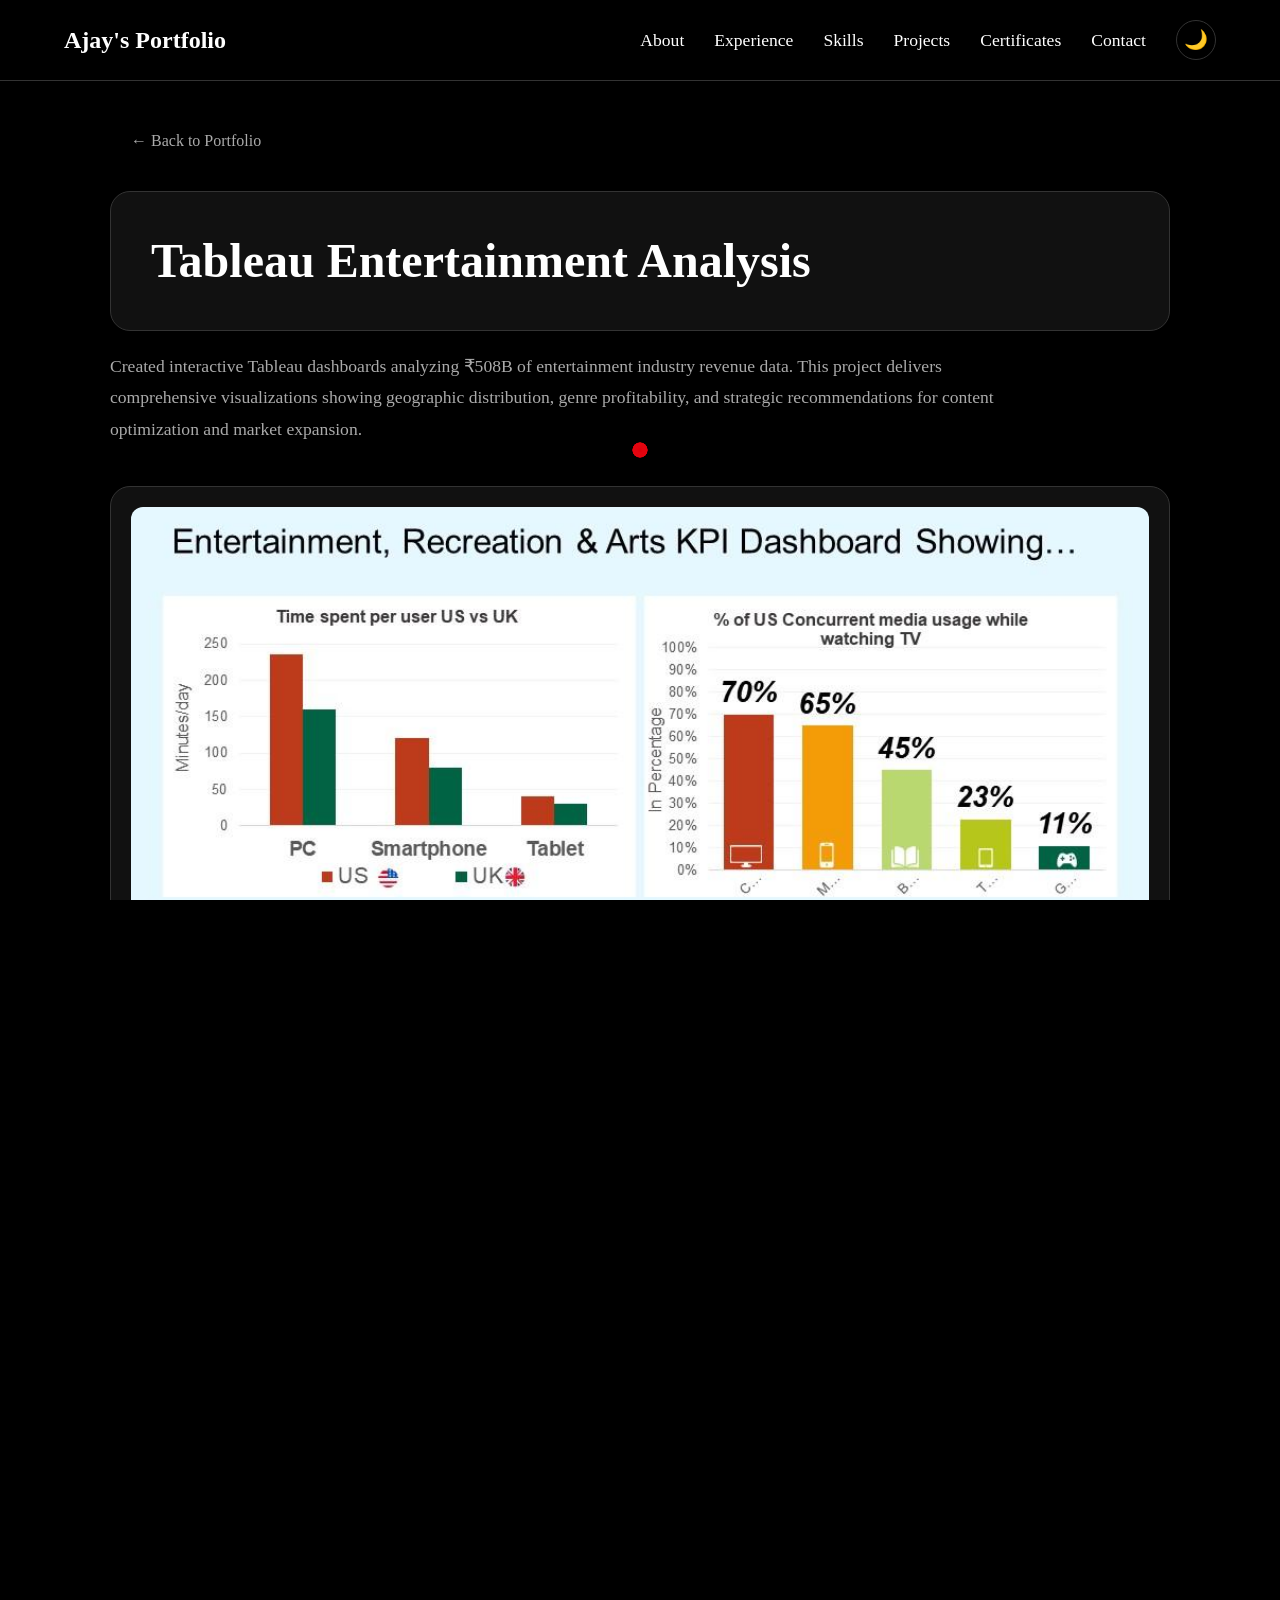
<file: project-9.html>
<!DOCTYPE html>
<html lang="en" data-theme="dark">
<head>
    <meta charset="UTF-8">
    <meta name="viewport" content="width=device-width, initial-scale=1.0">
    <title>Project: Tableau Entertainment Analysis</title>
    <link rel="icon" type="image/jpg" href="profile-photo.jpg">
    <link rel="preconnect" href="https://fonts.googleapis.com">
    <link rel="preconnect" href="https://fonts.gstatic.com" crossorigin>
    <link href="https://fonts.googleapis.com/css2?family=Poppins:wght@400;500;700&display=swap" rel="stylesheet">
    <link rel="stylesheet" href="style.css">
</head>
<body class="project-detail-page">
    <canvas id="background-animation"></canvas>

    <header>
        <div class="container">
            <div class="logo">Ajay's Portfolio</div>
            <nav>
                <ul>
                    <li><a href="index.html#about">About</a></li>
                    <li><a href="index.html#experience">Experience</a></li>
                    <li><a href="index.html#skills">Skills</a></li>
                    <li><a href="index.html#projects">Projects</a></li>
                    <li><a href="index.html#certificates">Certificates</a></li>
                    <li><a href="index.html#contact">Contact</a></li>
                </ul>
                <button id="theme-toggle-button" title="Toggle theme">
                    <span class="sun-icon">☀️</span>
                    <span class="moon-icon">🌙</span>
                </button>
            </nav>
        </div>
    </header>

    <div class="project-page-container">
        <!-- Back Button Added Here -->
        <div class="project-page-top-bar">
            <a href="index.html#projects" class="back-link">&larr; Back to Portfolio</a>
        </div>

        <div class="project-page-header">
            <h1>Tableau Entertainment Analysis</h1>
        </div>
        
        <p class="project-page-summary">
            Created interactive Tableau dashboards analyzing ₹508B of entertainment industry revenue data. This project delivers comprehensive visualizations showing geographic distribution, genre profitability, and strategic recommendations for content optimization and market expansion.
        </p>
        
        <div class="project-image-section">
            <img src="imgs/entertainment-media-analytics-kpi-dashboard.jpg" alt="Tableau Entertainment Analytics Dashboard" class="project-feature-image">
        </div>
        
        <div class="project-page-details">
            <div class="project-tech-stack">
                <h3><span class="heading-icon">⚙️</span>Technologies Used</h3>
                <div class="tech-tag-container">
                    <span class="tech-tag">Tableau Desktop</span>
                    <span class="tech-tag">Advanced Data Visualization</span>
                    <span class="tech-tag">Business Intelligence</span>
                    <span class="tech-tag">Dashboard Design</span>
                    <span class="tech-tag">ETL Processing</span>
                    <span class="tech-tag">KPI Analytics</span>
                </div>
            </div>

            <div class="project-section">
                <h2><span class="heading-icon">🎯</span>Key Outcomes</h2>
                <ul>
                    <li>Analyzed profit margins to identify high-performing content strategies.</li>
                    <li>Mapped geographic revenue to reveal untapped regional market opportunities.</li>
                    <li>Provided actionable insights on genre-based profitability for strategic planning.</li>
                    <li>Showed that winning awards correlated with a potential 25% revenue increase.</li>
                </ul>
            </div>
            
            <div class="project-actions">
                <a href="https://github.com/Ajaypalanisamy/entertainment-tableau-project" target="_blank" class="btn-github">
                    <svg xmlns="http://www.w3.org/2000/svg" viewBox="0 0 24 24"><path fill-rule="evenodd" clip-rule="evenodd" d="M12.026 2c-5.509 0-9.974 4.465-9.974 9.974 0 4.406 2.857 8.145 6.821 9.465.499.09.679-.217.679-.481 0-.237-.008-.865-.011-1.696-2.775.602-3.361-1.343-3.361-1.343-.455-1.158-1.11-1.466-1.11-1.466-.908-.62.069-.608.069-.608 1.003.07 1.531 1.03 1.531 1.03.892 1.529 2.341 1.088 2.91.832.092-.647.35-1.088.635-1.338-2.22-.251-4.555-1.111-4.555-4.942 0-1.091.39-1.984 1.03-2.682-.103-.254-.447-1.271.098-2.645 0 0 .84-.269 2.75 1.025A9.547 9.547 0 0 1 12.026 7.5c.852 0 1.718.119 2.541.349 1.91-1.294 2.748-1.025 2.748-1.025.546 1.374.202 2.391.1 2.645.64.698 1.027 1.591 1.027 2.682 0 3.841-2.337 4.687-4.565 4.935.359.307.675.915.675 1.846 0 1.338-.012 2.419-.012 2.745 0 .266.18.574.688.478A9.978 9.978 0 0 0 22 11.974C22 6.465 17.535 2 12.026 2z"></path></svg>
                    View on GitHub
                </a>
            </div>
        </div>
    </div>
    <script src="script.js"></script>
    <script src="snake-animation.js"></script>
</body>
</html>
</file>
<file: style.css>
/* General Styling */
* {
    margin: 0;
    padding: 0;
    box-sizing: border-box;
}
html {
    /* Enables smooth scrolling for all anchor links */
    scroll-behavior: smooth;
    /* Adds padding to the top of the scroll destination to offset the sticky header */
    scroll-padding-top: 80px; 
}
/* Theme variables */
:root {
    --accent-red: #E50914;
}

html[data-theme="dark"] {
    --background-color: #000000;
    --card-bg: #111111;
    --text-primary: #FFFFFF;
    --text-secondary: #AAAAAA;
    --border-color: #333333;
}

html[data-theme="light"] {
    --background-color: #f4f4f4;
    --card-bg: #ffffff;
    --text-primary: #111111;
    --text-secondary: #666666;
    --border-color: #dddddd;
}

html,
body {
    width: 100%;
    height: 100%;
    overflow-x: hidden;
}

body {
    font-family: "Book Antiqua", Palatino, "Palatino Linotype", serif;
    background-color: transparent;
    color: var(--text-primary);
    transition: background-color 0.3s ease, color 0.3s ease;
}

/* Canvas for Background Animation */
#background-animation {
    position: fixed;
    top: 0;
    left: 0;
    width: 100%;
    height: 100%;
    z-index: -1;
    background-color: var(--background-color);
    transition: background-color 0.3s ease;
}

/* Make sure all direct children of body are positioned correctly on top */
header,
main,
footer,
#scrollTopBtn,
.project-detail-page {
    position: relative;
    z-index: 2;
}

/* Main Section - Transparent Background */
main {
    background: transparent;
    min-height: calc(100vh - 80px);
}

.container {
    width: 90%;
    max-width: 1200px;
    margin: 0 auto;
}

a {
    text-decoration: none;
    color: var(--accent-red);
}

button {
    border: none;
    background: none;
    padding: 0;
    margin: 0;
    font-family: inherit;
    color: inherit;
    cursor: pointer;
}


/* Header & Navigation Styles */
header {
    padding: 20px 0;
    border-bottom: 1px solid var(--border-color);
    position: sticky;
    top: 0;
    background-color: rgba(0, 0, 0, 0.8);
    backdrop-filter: blur(10px);
    z-index: 1000;
    transition: border-color 0.3s ease, background-color 0.3s ease;
}

html[data-theme="light"] header {
    background-color: rgba(255, 255, 255, 0.8);
}


header .container {
    display: flex;
    justify-content: space-between;
    align-items: center;
}

.logo {
    font-size: 1.5rem;
    font-weight: 600;
    color: var(--text-primary);
    transition: color 0.3s ease;
}

nav {
    display: flex;
    align-items: center;
    gap: 30px;
}

nav ul {
    list-style: none;
    display: flex;
    gap: 30px;
}

nav a {
    font-size: 1.1rem;
    font-weight: 500;
    color: var(--text-primary);
    position: relative;
    padding: 8px 0;
    transition: color 0.3s ease, text-shadow 0.3s ease;
}

nav a::after {
    content: '';
    position: absolute;
    width: 0;
    height: 2px;
    bottom: -5px;
    left: 0;
    background-color: var(--accent-red);
    transition: width 0.3s ease;
}

nav a:hover {
    color: var(--accent-red);
}

nav a:hover::after {
    width: 100%;
}

/* NEW: Active link style for navbar */
nav a.active {
    color: var(--accent-red);
    text-shadow: 0 0 5px rgba(229, 9, 20, 0.7);
}

nav a.active::after {
    width: 100%;
}


/* Theme Toggle Button Styles */
#theme-toggle-button {
    background: transparent;
    border: 1px solid var(--border-color);
    border-radius: 30px;
    width: 40px;
    height: 40px;
    display: flex;
    align-items: center;
    justify-content: center;
    font-size: 1.2rem;
    transition: all 0.3s ease;
}

#theme-toggle-button:hover {
    border-color: var(--accent-red);
}

.sun-icon,
.moon-icon {
    line-height: 1;
}

html[data-theme="dark"] .sun-icon {
    display: none;
}

html[data-theme="light"] .moon-icon {
    display: none;
}

/* General component transitions */
.about-card-dark,
.skill,
.project-card-enhanced,
.certificate-card img,
.contact-left,
.contact-right input,
.contact-right textarea,
.project-detail-page,
.project-page-header,
.project-image-section,
.project-section,
.project-tech-stack,
.tech-tag {
    transition: all 0.3s ease;
}

/* Hero Section */
#hero {
    padding: 80px 0;
    min-height: 80vh;
}

.hero-container {
    display: flex;
    align-items: center;
    justify-content: center;
    gap: 60px;
}

.hero-image-wrapper {
    width: 350px;
    height: 350px;
    border-radius: 50%;
    overflow: hidden;
    transition: transform 0.4s ease, box-shadow 0.4s ease;
}

.hero-image {
    width: 100%;
    height: 100%;
    object-fit: cover;
    filter: grayscale(100%);
    transition: filter 0.4s ease, transform 0.4s ease;
}

.hero-image-wrapper:hover {
    transform: scale(1.05);
    box-shadow: 0 0 35px rgba(229, 9, 20, 0.6);
}

.hero-image-wrapper:hover .hero-image {
    filter: grayscale(0%);
}

.hero-text {
    text-align: left;
}

.hero-text .intro-text {
    font-size: 1.2rem;
    color: var(--text-secondary);
    font-weight: 500;
}

.hero-text h1 {
    font-size: 3.5rem;
    font-weight: 700;
    margin: 5px 0;
    color: var(--text-primary);
}

.hero-text h2 {
    font-size: 1.75rem;
    color: var(--text-primary);
    margin-bottom: 25px;
    font-weight: 600;
}

.hero-buttons {
    display: flex;
    gap: 15px;
    justify-content: flex-start;
}

.btn {
    padding: 12px 25px;
    border-radius: 30px;
    font-weight: 500;
    font-size: 1rem;
    transition: all 0.3s ease;
}

.btn-outline,
.btn-dark {
    border: 2px solid var(--accent-red);
    background-color: transparent;
    color: var(--accent-red);
}

.btn-outline:hover,
.btn-dark:hover {
    background-color: var(--accent-red);
    color: #FFFFFF;
}

.social-icons {
    margin-top: 20px;
    display: flex;
    gap: 15px;
    justify-content: flex-start;
}

.social-icons a {
    width: 45px;
    height: 45px;
    border-radius: 50%;
    background-color: transparent;
    border: 1px solid var(--border-color);
    display: flex;
    justify-content: center;
    align-items: center;
    transition: all 0.3s ease;
}

.social-icons a:hover {
    border-color: var(--accent-red);
}

.social-icons a:hover svg {
    fill: var(--accent-red);
}

.social-icons svg {
    width: 24px;
    height: 24px;
    fill: var(--text-primary);
    transition: fill 0.3s ease;
}

/* General Section Styling */
section {
    padding: 80px 0;
    text-align: center;
    overflow: hidden;
}

.section-subtitle {
    color: var(--text-secondary);
    font-size: 1rem;
    font-weight: 500;
}

.section-title {
    font-size: 2.5rem;
    font-weight: 700;
    margin-bottom: 60px;
    color: var(--text-primary);
}

/* About & Experience Section */
.about-card-dark {
    background-color: var(--card-bg);
    border: 1px solid var(--border-color);
    color: var(--text-primary);
    border-radius: 20px;
    padding: 30px 40px;
    max-width: 600px;
    margin: 0 auto;
    text-align: left;
}

.about-card-dark:hover {
    transform: translateY(-5px);
    border-color: var(--accent-red);
}

.about-card-dark .card-content {
    position: relative;
    min-height: 120px;
    padding-right: 100px; /* This is the new line you need to add */
}

.about-card-dark h3 {
    color: var(--text-primary);
    font-size: 1.6rem;
    font-weight: 700;
    margin-bottom: 20px;
}

.about-card-dark p {
    color: var(--text-primary);
    font-size: 1.1rem;
    margin: 0;
    font-weight: 500;
}

.about-card-dark .university {
    font-size: 1rem;
    color: var(--text-secondary);
}

.about-card-dark .dates {
    position: absolute;
    bottom: 0;
    right: 0;
    color: var(--text-secondary);
    font-size: 0.9rem;
    font-weight: 600;
}

/* Skills Section */
.skills-grid {
    display: flex;
    flex-wrap: wrap;
    justify-content: center;
    gap: 25px 30px;
    max-width: 950px;
    margin: 0 auto;
}

.skill {
    padding: 15px 35px;
    border: 1px solid var(--border-color);
    border-radius: 15px;
    font-weight: 500;
    font-size: 1.1rem;
    background-color: var(--card-bg);
    color: var(--text-primary);
}

.skill:hover {
    border-color: var(--accent-red);
    color: var(--accent-red);
    transform: translateY(-5px);
}

/* Projects Section */
.projects-enhanced-grid {
    display: grid;
    grid-template-columns: repeat(auto-fit, minmax(320px, 1fr));
    gap: 20px;
    margin-top: 40px;
}

.project-card-enhanced {
    background: var(--card-bg);
    border: 1px solid var(--border-color);
    border-radius: 20px;
    overflow: hidden;
    height: 100%;
    display: flex;
}

.project-card-enhanced:hover {
    transform: translateY(-8px);
    border-color: var(--accent-red);
}

.project-link {
    display: flex;
    flex-direction: column;
    width: 100%;
    color: inherit;
    text-decoration: none;
}

.project-image-container {
    height: 140px;
    overflow: hidden;
}

.project-thumbnail {
    width: 100%;
    height: 100%;
    object-fit: cover;
    transition: transform 0.3s ease;
}

.project-card-enhanced:hover .project-thumbnail {
    transform: scale(1.1);
}

.project-info {
    padding: 15px;
    display: flex;
    flex-direction: column;
    flex-grow: 1;
}

.project-info h3 {
    font-size: 1.3rem;
    font-weight: 700;
    margin-bottom: 10px;
    color: var(--text-primary);
}

.project-description {
    color: var(--text-secondary);
    font-size: 0.9rem;
    line-height: 1.6;
    margin-bottom: 10px;
    flex-grow: 1;
}

.project-tech {
    font-size: 0.8rem;
    color: var(--text-secondary);
    font-weight: 600;
    margin-bottom: 8px;
    padding: 5px 10px;
    background: transparent;
    border-radius: 15px;
    display: inline-block;
    border: 1px solid var(--border-color);
}

.project-outcomes {
    font-size: 0.8rem;
    color: var(--text-secondary);
    margin-bottom: 15px;
    line-height: 1.5;
}
.project-details{
    display: flex;
}

.btn-view {
    border: 1px solid var(--accent-red);
    color: var(--accent-red);
    background: transparent;
    padding: 10px 20px;
    border-radius: 25px;
    font-weight: 600;
    font-size: 0.95rem;
    transition: all 0.3s ease;
    margin-top: auto;
}

.btn-view:hover {
    background: var(--accent-red);
    color: #FFFFFF;
}

/* Certificates Section */
.certificates-grid {
    display: grid;
    grid-template-columns: repeat(auto-fit, minmax(320px, 1fr));
    gap: 40px;
}

.certificate-card img {
    width: 100%;
    height: 400px;
    border-radius: 10px;
    border: 1px solid var(--border-color);
    /* margin-bottom: 15px; */
    cursor: pointer;

}

.certificate-card img:hover {
    transform: scale(1.03);
    border-color: var(--accent-red);
}

.certificate-card h3 {
    font-size: 1.2rem;
    font-weight: 600;
    margin-bottom: 5px;
    color: var(--text-primary);
}

.certificate-card p {
    color: var(--text-secondary);
       margin-bottom: 15px;
}

/* Contact Section */
#contact {
    padding-bottom: 100px;
}

.contact-container {
    display: flex;
    flex-wrap: wrap;
    justify-content: center;
    align-items: flex-start;
    gap: 50px;
}

.contact-left {
    flex: 1;
    min-width: 300px;
    max-width: 500px;
    text-align: left;
    background-color: var(--card-bg);
    padding: 35px;
    border-radius: 16px;
    border: 1px solid var(--border-color);
    box-shadow: 0 0 0 rgba(229, 9, 20, 0);
}

.contact-left:hover {
    border-color: var(--accent-red);
    transform: translateY(-8px);
    box-shadow: 0 0 25px rgba(229, 9, 20, 0.25);
}

.contact-left h3 {
    font-size: 2rem;
    font-weight: 700;
    margin-bottom: 20px;
    color: var(--text-primary);
}

.contact-left:hover h3 {
    color: var(--accent-red);
}

.contact-left p {
    color: var(--text-secondary);
    line-height: 1.7;
    font-size: 1rem;
}

.contact-left:hover p {
    color: var(--text-primary);
}

.contact-social-icons {
    margin-top: 25px;
    display: flex;
    gap: 20px;
}

.contact-social-icons a {
    display: flex;
    justify-content: center;
    align-items: center;
    width: 45px;
    height: 45px;
    border-radius: 50%;
    border: 1px solid var(--border-color);
}

.contact-social-icons a:hover {
    border-color: var(--accent-red);
    box-shadow: 0 0 15px rgba(229, 9, 20, 0.4);
    transform: translateY(-3px);
}

.contact-social-icons svg {
    width: 22px;
    height: 22px;
    fill: var(--text-secondary);
}

.contact-social-icons a:hover svg {
    fill: var(--accent-red);
}

.contact-right {
    flex: 1;
    min-width: 300px;
    max-width: 500px;
}

.contact-right form {
    width: 100%;
    display: flex;
    flex-direction: column;
    align-items: stretch;
    gap: 15px;
}

.contact-right input,
.contact-right textarea {
    width: 100%;
    padding: 15px 20px;
    border: 1px solid var(--border-color);
    border-radius: 12px;
    background-color: var(--card-bg);
    font-family: 'Poppins', sans-serif;
    font-size: 1rem;
    color: var(--text-primary);
    box-sizing: border-box;
}

.contact-right input:focus,
.contact-right textarea:focus {
    outline: none;
    border-color: var(--accent-red);
    box-shadow: 0 0 10px rgba(229, 9, 20, 0.4);
}

.btn-submit {
    background: transparent;
    color: var(--accent-red);
    border: 1px solid var(--accent-red);
    padding: 12px 30px;
    border-radius: 12px;
    font-weight: 600;
    font-size: 1rem;
    display: flex;
    align-items: center;
    justify-content: center;
    gap: 8px;
    width: 100%;
    box-sizing: border-box;
}

.btn-submit:hover {
    background: var(--accent-red);
    color: #FFFFFF;
    box-shadow: 0 0 20px rgba(229, 9, 20, 0.4);
    transform: translateY(-2px);
}

.btn-submit svg {
    fill: currentColor;
    transition: transform 0.3s ease;
}

.btn-submit:hover svg {
    transform: translateX(5px);
}

/* Footer & Scroll Top */
footer {
    background: transparent;
    color: var(--text-primary);
    padding: 20px 0;
    border-top: 1px solid var(--border-color);
}

.footer-container {
    width: 90%;
    max-width: 1200px;
    margin: 0 auto;
    display: flex;
    justify-content: space-between;
    align-items: center;
}

footer p {
    color: var(--text-secondary);
}

footer a span {
    color: var(--accent-red);
    transition: color 0.3s ease;
}

footer a:hover span {
    color: var(--text-primary);
}

.btn-custom-portfolio {
    border: 2px solid var(--accent-red);
    color: var(--accent-red);
    padding: 12px 25px;
    border-radius: 50px;
}

.btn-custom-portfolio:hover {
    background: var(--accent-red);
    color: #FFFFFF;
}

#scrollTopBtn {
    display: none;
    position: fixed;
    bottom: 30px;
    right: 30px;
    z-index: 99;
    border: none;
    background: var(--accent-red);
    color: var(--text-primary);
    cursor: pointer;
    padding: 12px;
    border-radius: 50%;
    width: 50px;
    height: 50px;
}

#scrollTopBtn:hover {
    transform: scale(1.1);
    box-shadow: 0 0 15px var(--accent-red);
}


/* Project Detail Page Styles */
.project-detail-page {
    background-color: var(--background-color);
}

.project-page-container {
    max-width: 1100px;
    margin: 0 auto;
    padding: 40px 20px;
    background: transparent;
}

.project-page-top-bar {
    width: 100%;
    margin-bottom: 30px;
}

.back-link {
    display: inline-flex;
    align-items: center;
    gap: 8px;
    font-size: 1rem;
    font-weight: 500;
    color: var(--text-secondary);
    padding: 10px 20px;
    border: 1px solid transparent;
    border-radius: 30px;
    transition: all 0.3s ease;
}

.back-link:hover {
    color: var(--accent-red);
    text-shadow: 0 0 8px rgba(229, 9, 20, 0.7);
    transform: translateX(-5px);
}

.project-page-header {
    background-color: var(--card-bg);
    padding: 40px;
    border-radius: 20px;
    text-align: left;
    margin-bottom: 20px;
    border: 1px solid var(--border-color);
    transition: transform 0.3s ease, box-shadow 0.3s ease, border-color 0.3s ease;
}

.project-page-header h1 {
    font-size: 3rem;
    font-weight: 700;
    color: var(--text-primary);
    line-height: 1.2;
    margin: 0;
}

.project-page-summary {
    font-size: 1.1rem;
    color: var(--text-secondary);
    line-height: 1.8;
    max-width: 900px;
    text-align: left;
    margin-bottom: 40px;
}

.project-image-section {
    background: var(--card-bg);
    border-radius: 20px;
    padding: 20px;
    margin-bottom: 40px;
    border: 1px solid var(--border-color);
    transition: transform 0.3s ease, box-shadow 0.3s ease, border-color 0.3s ease;
}

.project-feature-image,
.project-main-image {
    width: 100%;
    height: auto;
    border-radius: 12px;
    transition: transform 0.3s ease;
}

.project-page-details {
    display: grid;
    grid-template-columns: 1fr;
    gap: 30px;
}

@media (min-width: 768px) {
    .project-page-details {
        grid-template-columns: 1fr 1fr;
    }
}

.project-section,
.project-tech-stack {
    background-color: var(--card-bg);
    padding: 30px;
    border-radius: 20px;
    text-align: left;
    border: 1px solid var(--border-color);
    transition: transform 0.3s ease, box-shadow 0.3s ease, border-color 0.3s ease;
}

.project-page-header:hover,
.project-image-section:hover,
.project-section:hover,
.project-tech-stack:hover {
    transform: translateY(-8px);
    border-color: var(--accent-red);
    box-shadow: 0 10px 30px rgba(229, 9, 20, 0.2);
}

.project-image-section:hover .project-feature-image,
.project-image-section:hover .project-main-image {
    transform: scale(1.03);
}

.project-section h2,
.project-tech-stack h3 {
    font-size: 1.5rem;
    font-weight: 600;
    color: var(--text-primary);
    margin: 0 0 20px 0;
    padding-bottom: 15px;
    border-bottom: 1px solid var(--border-color);
    display: flex;
    align-items: center;
}

.heading-icon {
    margin-right: 12px;
    color: var(--accent-red);
    font-size: 1.3rem;
    line-height: 1;
}

.project-section ul,
.project-section li {
    color: var(--text-secondary);
    line-height: 1.8;
    margin: 0;
    padding: 0;
}
.project-section p{
    color: var(--text-secondary);
    line-height: 1.8;
    margin-left: 5px;
    padding: 0;  
}
.project-section ul {
    list-style-position: inside;
}

.project-section li {
    margin-bottom: 10px;
}

.tech-tag-container {
    display: flex;
    flex-wrap: wrap;
    gap: 10px;
}

.tech-tag {
    display: inline-block;
    background: transparent;
    border: 1px solid var(--border-color);
    color: var(--text-secondary);
    padding: 8px 15px;
    border-radius: 20px;
    font-size: 0.9rem;
    font-weight: 500;
}

.tech-tag:hover {
    color: var(--text-primary);
    border-color: var(--accent-red);
    background-color: rgba(229, 9, 20, 0.1);
}

.project-actions {
    grid-column: 1 / -1;
    text-align: center;
    margin-top: 20px;
}

.btn-github {
    display: inline-flex;
    align-items: center;
    gap: 10px;
    padding: 14px 30px;
    border-radius: 30px;
    font-weight: 600;
    font-size: 1rem;
    border: 2px solid var(--accent-red);
    color: var(--accent-red);
    background: transparent;
}

.btn-github:hover {
    background: var(--accent-red);
    color: #FFFFFF;
    box-shadow: 0 0 20px rgba(229, 9, 20, 0.4);
    transform: translateY(-3px);
}

.btn-github svg {
    width: 20px;
    height: 20px;
    fill: currentColor;
}


/* --- NEW & ENHANCED ANIMATION STYLES --- */
.animate-on-scroll {
    opacity: 0;
    /* This transition is a fallback and helps with smoothness */
    transition: opacity 0.6s ease-out, transform 0.6s ease-out;
}

.animate-on-scroll.animate {
    opacity: 1;
    transform: translate(0, 0); /* Reset transform */
}

/* Starts from 100% to the left */
@keyframes slideInFromLeft {
    from {
        opacity: 0;
        transform: translateX(-100%);
    }
    to {
        opacity: 1;
        transform: translateX(0);
    }
}

/* Starts from 100% to the right */
@keyframes slideInFromRight {
    from {
        opacity: 0;
        transform: translateX(100%);
    }
    to {
        opacity: 1;
        transform: translateX(0);
    }
}

/* Starts from 100% above */
@keyframes slideInFromTop {
    from {
        opacity: 0;
        transform: translateY(-100%);
    }
    to {
        opacity: 1;
        transform: translateY(0);
    }
}

/* Starts from 100% below */
@keyframes slideInFromBottom {
    from {
        opacity: 0;
        transform: translateY(100%);
    }
    to {
        opacity: 1;
        transform: translateY(0);
    }
}

/* Assigning keyframes to animation classes */
.slide-in-from-left.animate {
    animation: slideInFromLeft 0.8s cubic-bezier(0.25, 0.46, 0.45, 0.94) forwards;
}

.slide-in-from-right.animate {
    animation: slideInFromRight 0.8s cubic-bezier(0.25, 0.46, 0.45, 0.94) forwards;
}

.slide-in-from-top.animate {
    animation: slideInFromTop 0.7s ease-out forwards;
}

.slide-in-from-bottom.animate {
    animation: slideInFromBottom 0.7s ease-out forwards;
}
</file>
